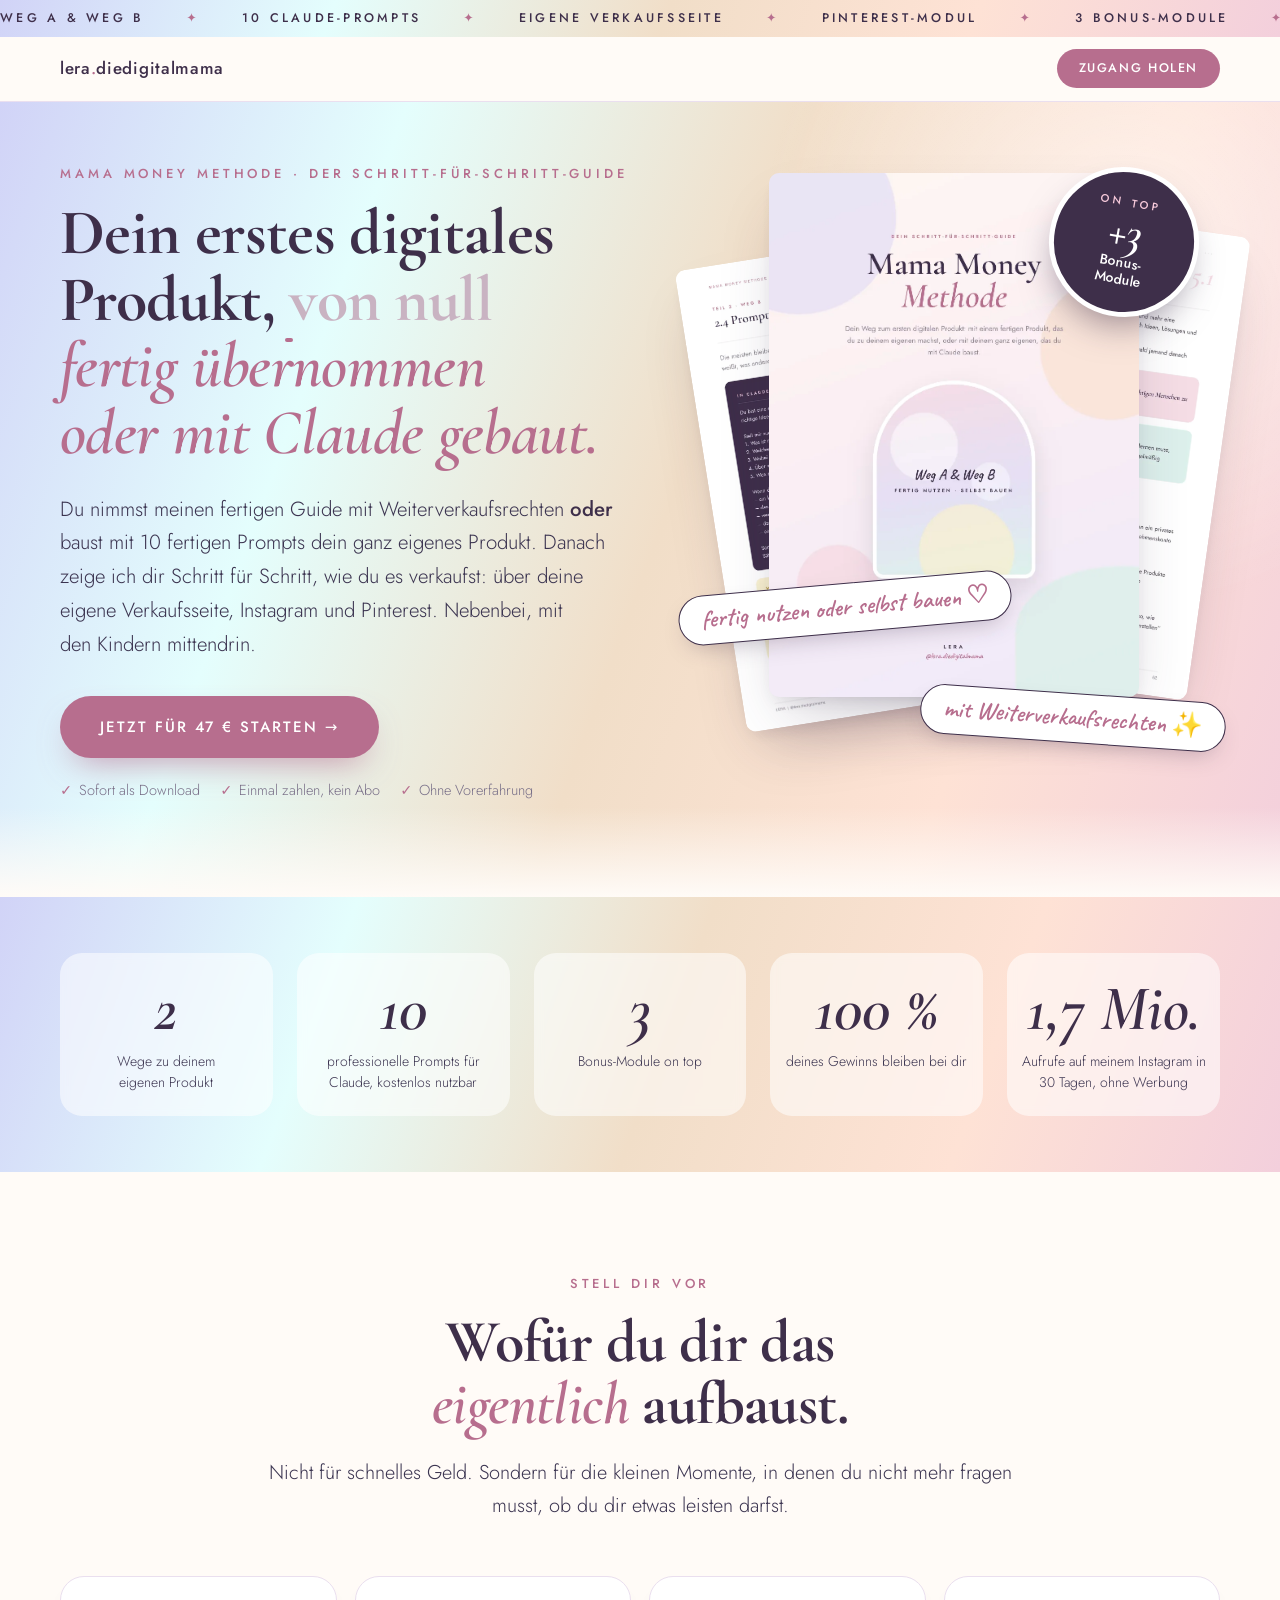
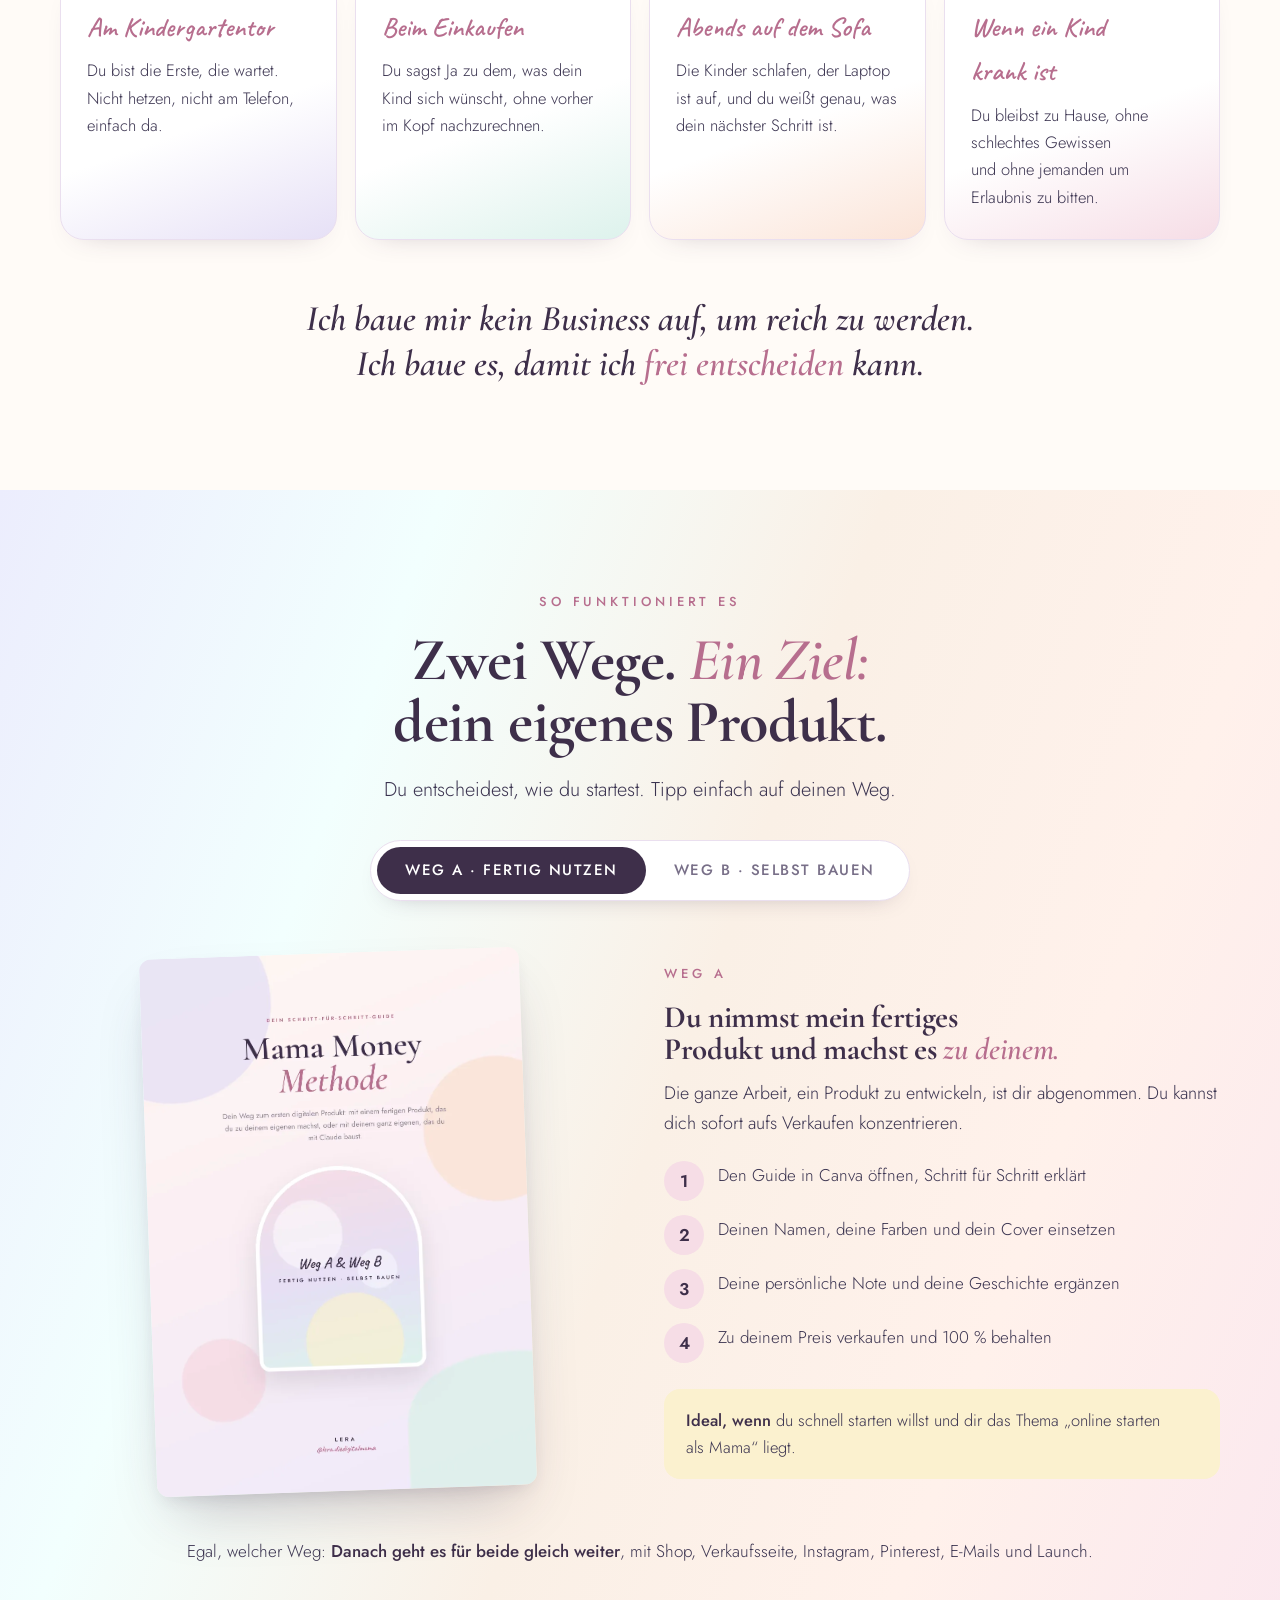
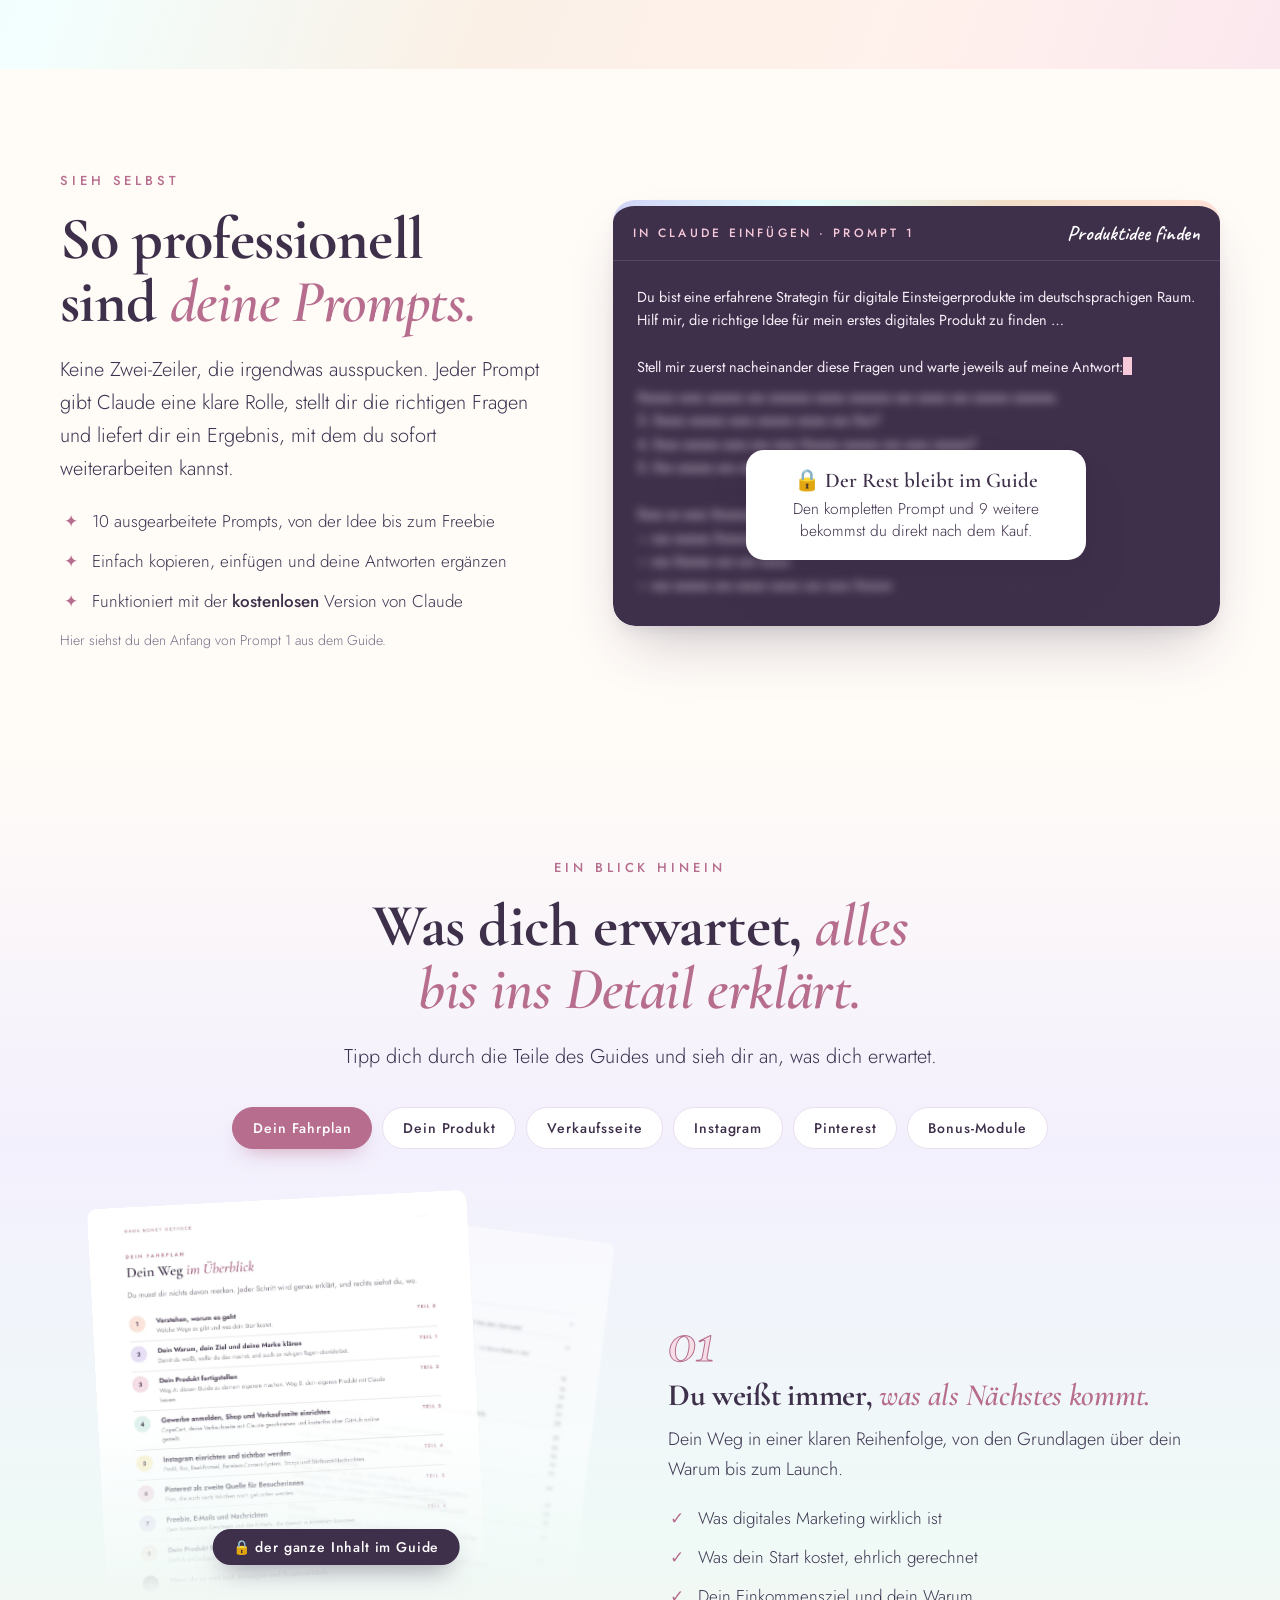
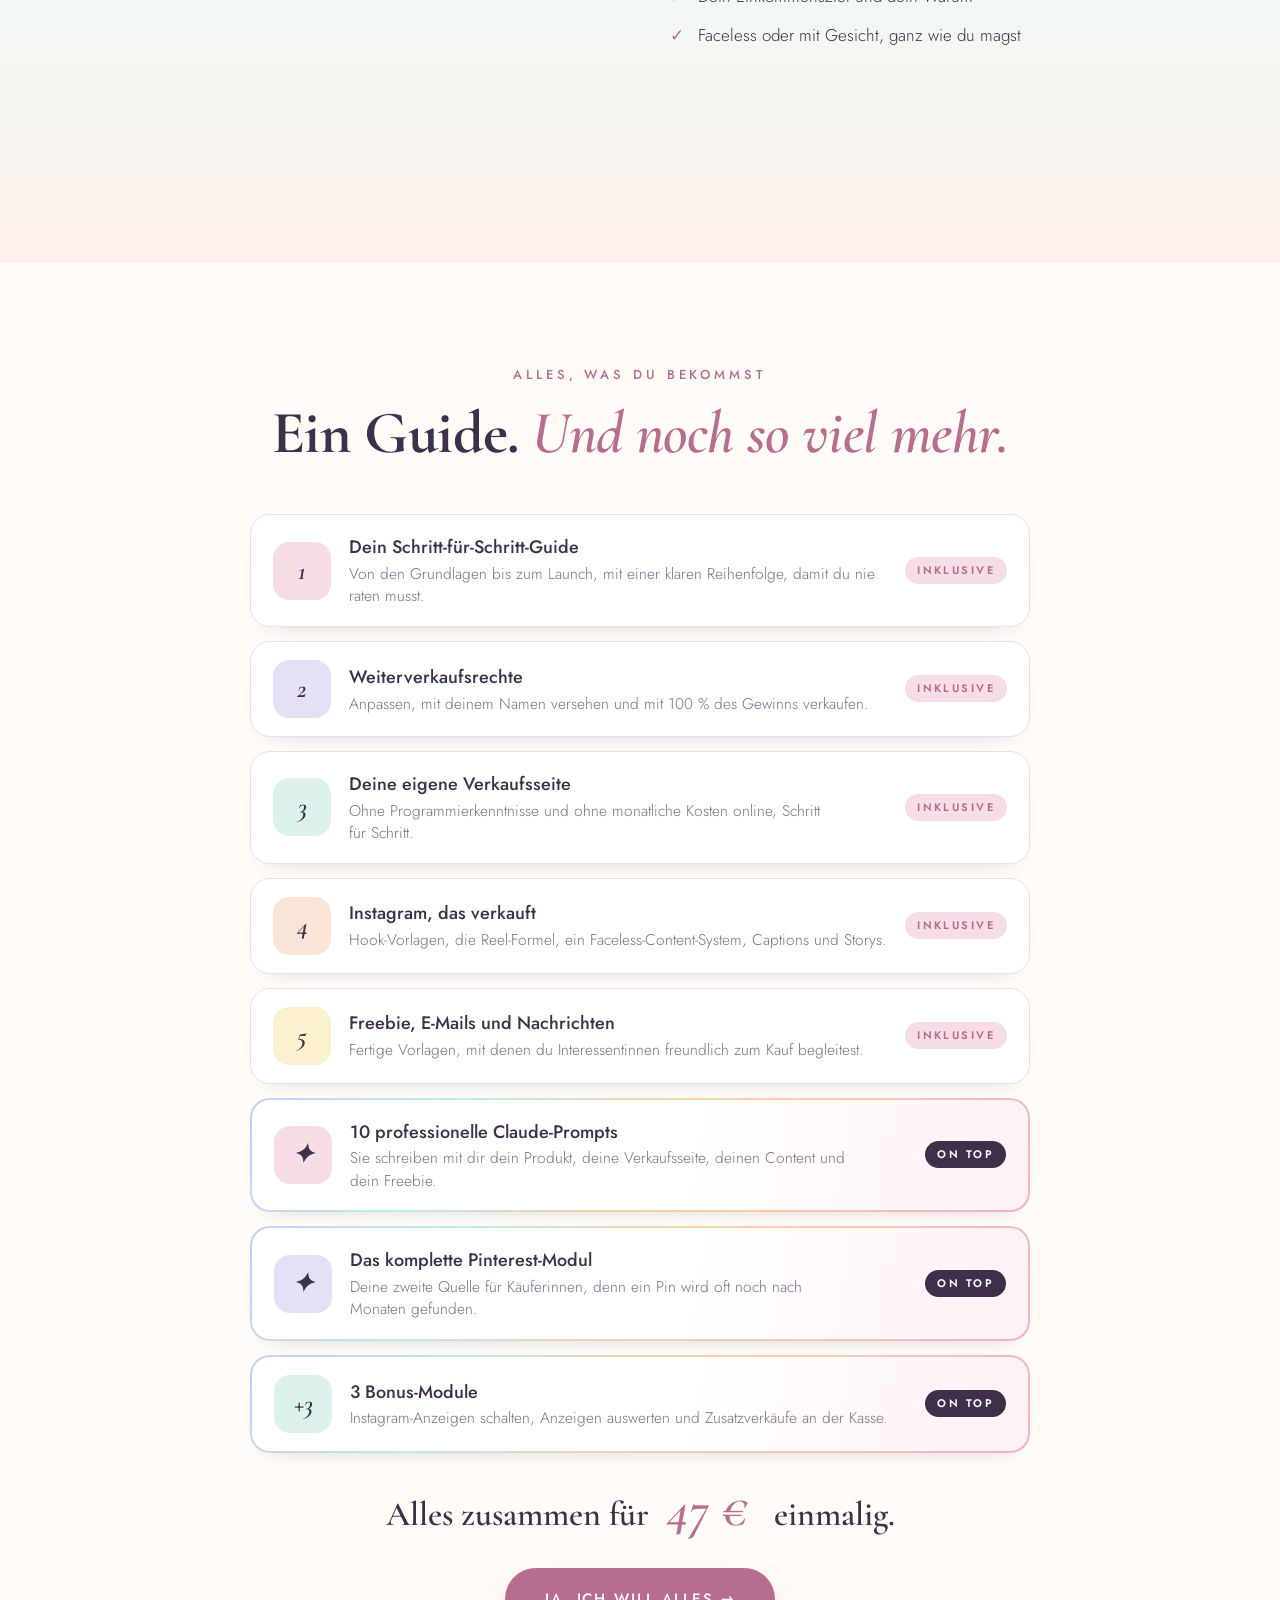
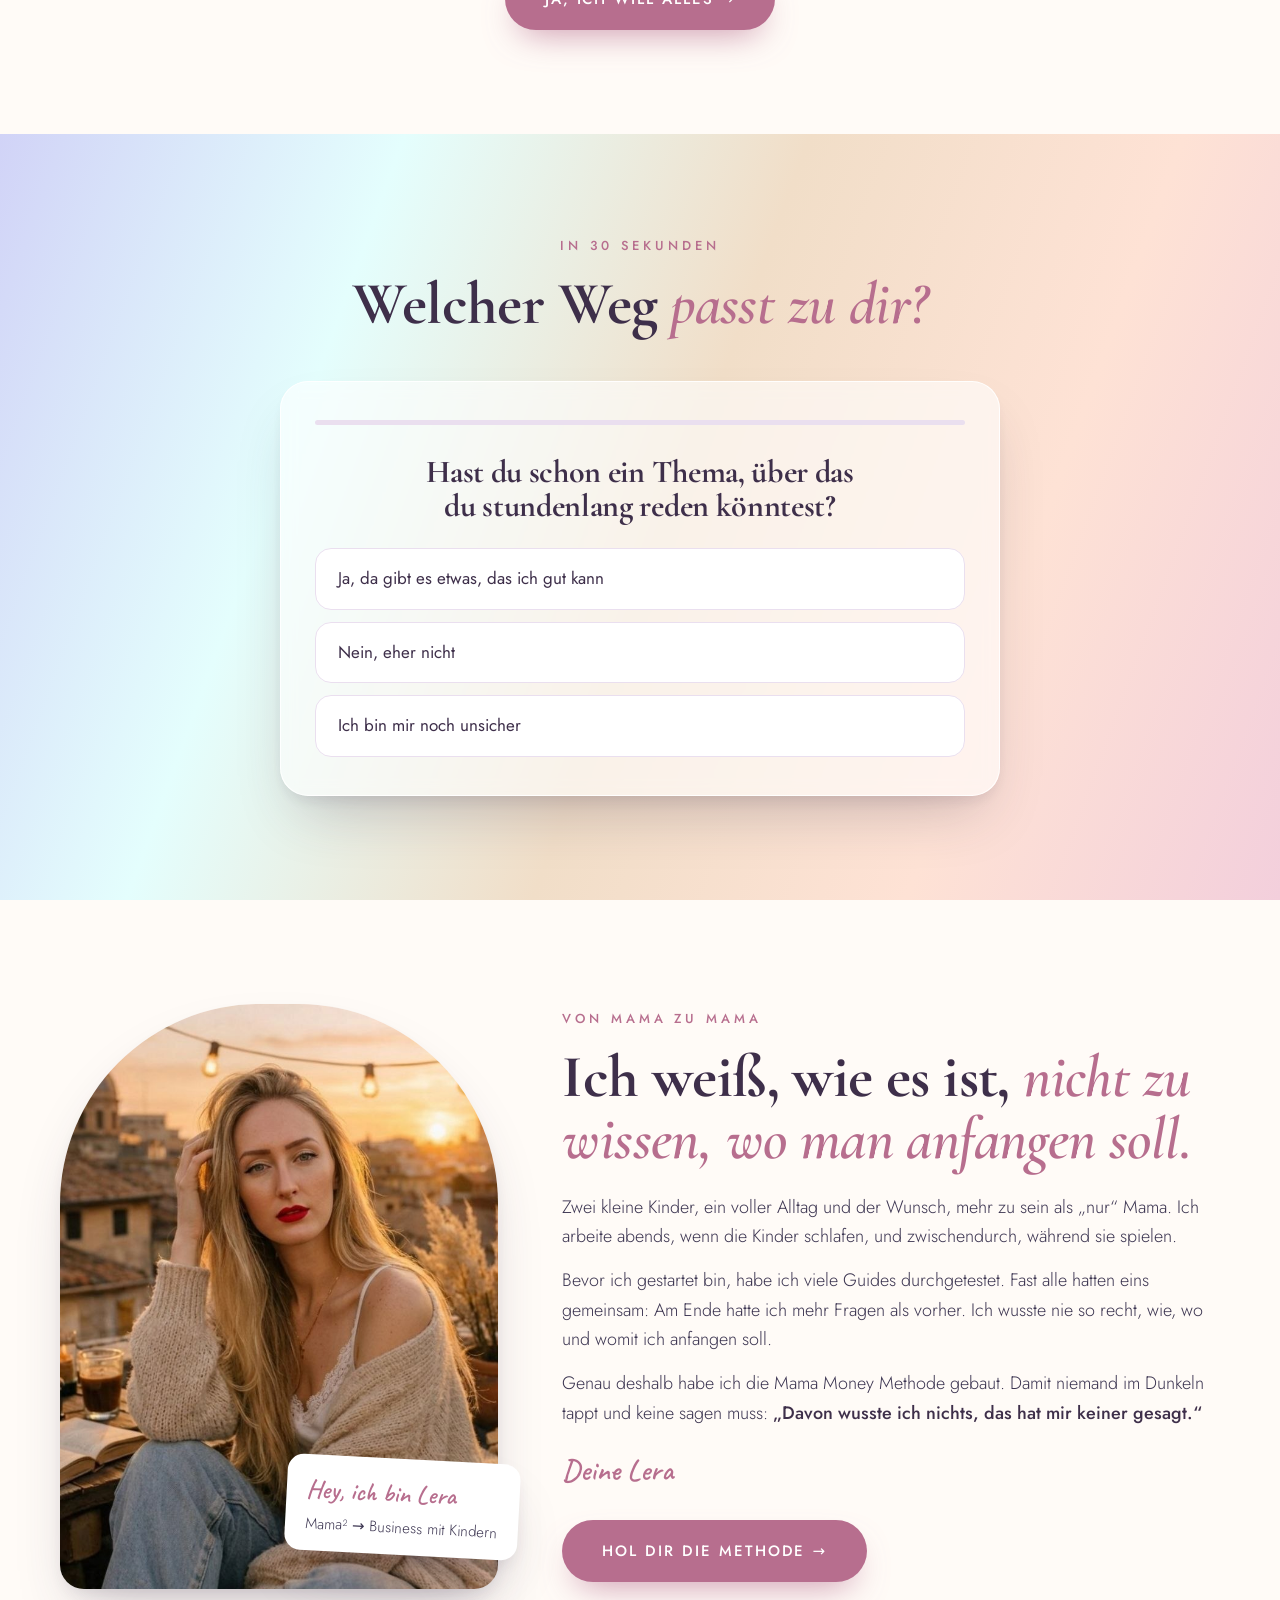
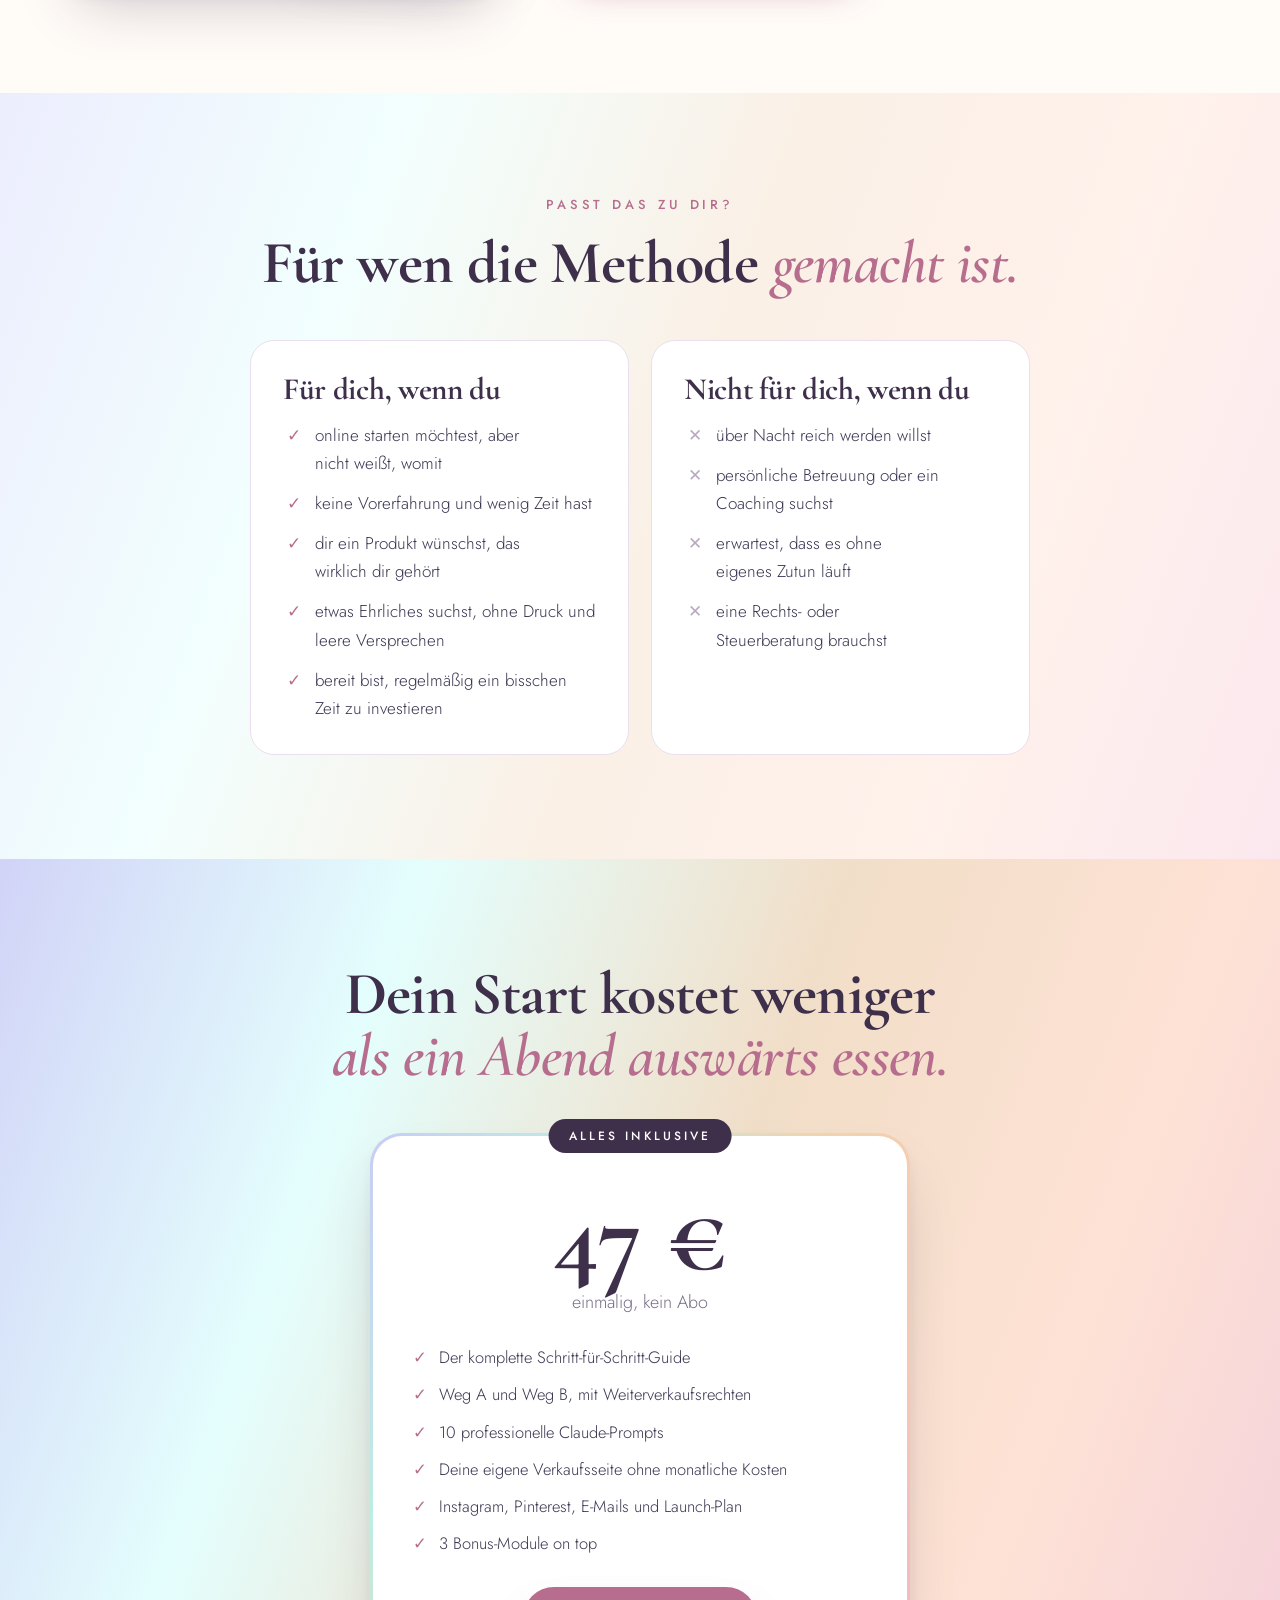
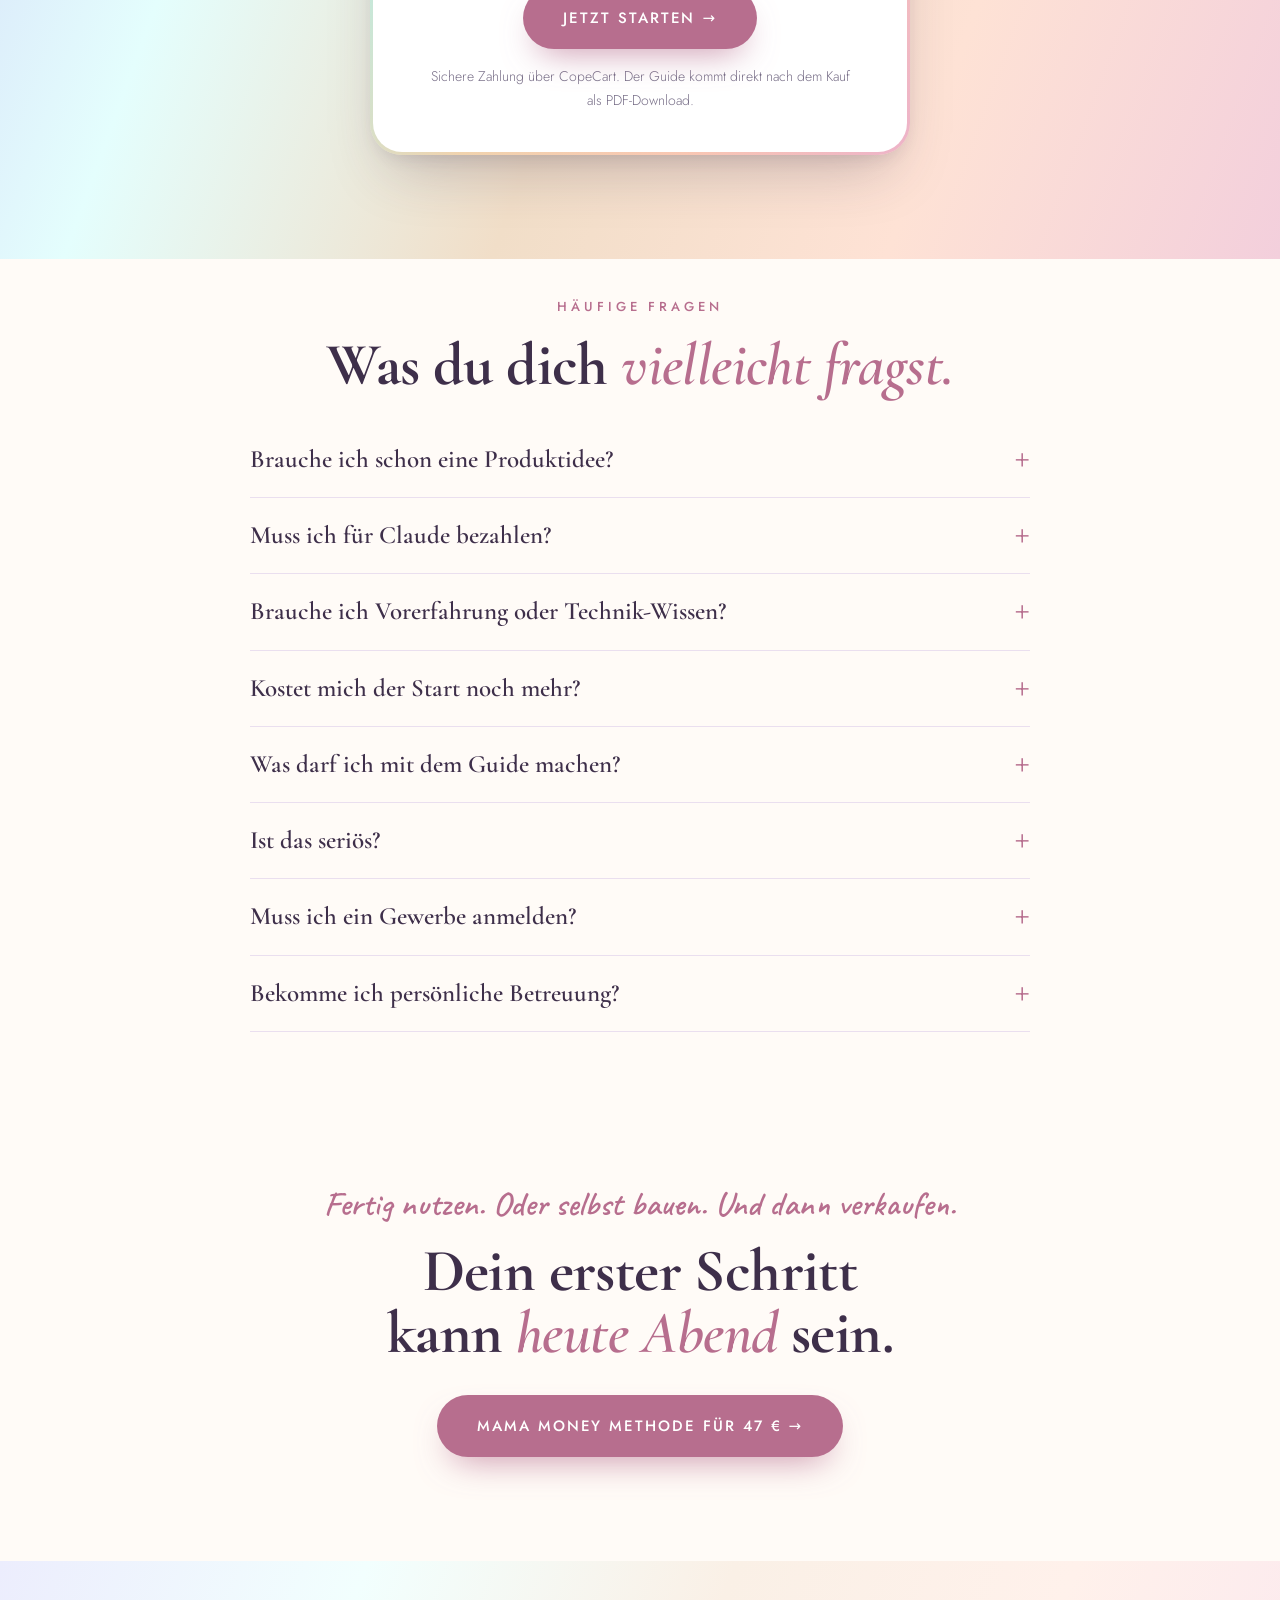
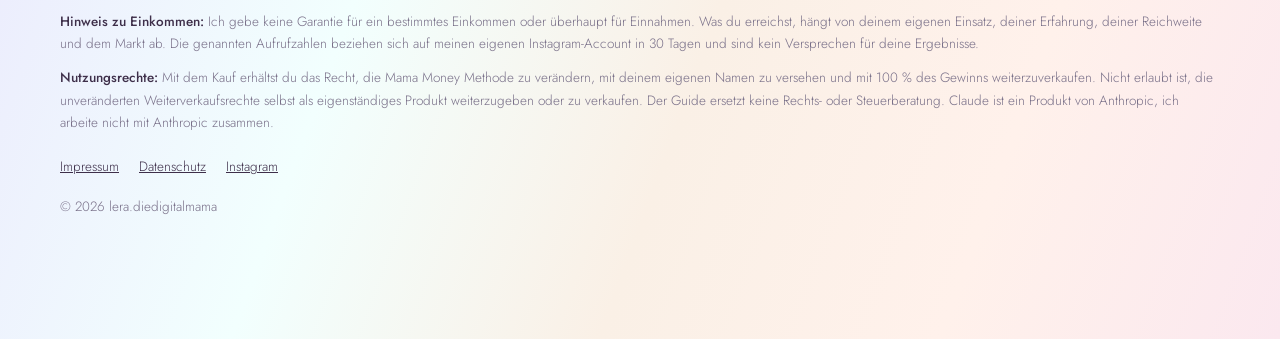
<file: index.html>
<!doctype html>
<html lang="de">
<head>
<meta charset="utf-8">
<meta name="viewport" content="width=device-width, initial-scale=1">
<title>lera.diedigitalmama | Mama Money Methode</title>
<meta name="description" content="Dein erstes digitales Produkt: fertig übernehmen oder mit Claude selbst bauen. Der Schritt-für-Schritt-Guide mit Weiterverkaufsrechten, 10 Claude-Prompts, Pinterest-Modul und 3 Bonus-Modulen. 47 € einmalig.">
<meta property="og:title" content="Mama Money Methode von lera.diedigitalmama">
<meta property="og:description" content="Fertig übernehmen oder mit Claude selbst bauen. Mit Weiterverkaufsrechten, 10 Claude-Prompts, Pinterest-Modul und 3 Bonus-Modulen. 47 € einmalig.">
<meta property="og:image" content="assets/mmm-thumbnail.png">
<link rel="icon" href="data:image/svg+xml,%3Csvg xmlns='http://www.w3.org/2000/svg' viewBox='0 0 100 100'%3E%3Ctext y='.9em' font-size='90'%3E%F0%9F%8E%80%3C/text%3E%3C/svg%3E">
<link rel="stylesheet" href="assets/fonts.css">
<style>
:root {
  --dunkel: #3E2F4A; --akzent: #B76E8E; --akzent-2: #A0587A; --hell: #FFFBF7; --hell-2: #FBF7FD;
  --text: #3B3450; --text-2: #786F88; --linie: #EADFEF;
  --lavendel: #E6E0F6; --rosa: #F6DDE6; --pfirsich: #FBE4D8; --mint: #DDF2EC; --butter: #FBF1CF;
  --serif: 'Cormorant Garamond', Georgia, serif; --sans: 'Jost', system-ui, sans-serif; --hand: 'Caveat', cursive;
  --regenbogen: linear-gradient(110deg, #D1D3F7 0%, #E4FEFD 26%, #F1DEC8 52%, #FEE2D5 76%, #F3CFDC 100%);
  --regenbogen-hell: linear-gradient(110deg, #ECEDFD 0%, #F2FFFE 26%, #FAF0E6 52%, #FFF1EB 76%, #FBE8EF 100%);
  --schatten: 0 30px 60px -20px rgba(62,47,74,.28), 0 8px 18px -8px rgba(62,47,74,.16);
}
* { box-sizing: border-box; margin: 0; padding: 0; }
html { scroll-behavior: smooth; }
body { background: var(--hell); color: var(--text); font: 300 18px/1.65 var(--sans); -webkit-font-smoothing: antialiased; overflow-x: hidden; }
img { max-width: 100%; height: auto; display: block; }
a { color: var(--akzent); }
.wrap { width: min(1160px, 100% - 32px); margin-inline: auto; }
.schmal { width: min(780px, 100% - 32px); margin-inline: auto; }
section { padding: 104px 0; position: relative; }
.mitte { text-align: center; }
h1, h2, h3 { font-family: var(--serif); color: var(--dunkel); font-weight: 700; line-height: 1.04; letter-spacing: -.01em; text-wrap: balance; }
h1 { font-size: clamp(42px, 5vw, 70px); }
h2 { font-size: clamp(36px, 4.8vw, 60px); }
h3 { font-size: clamp(25px, 2.6vw, 31px); }
h1 em, h2 em, h3 em { font-style: italic; font-weight: 600; color: var(--akzent); }
p, li { text-wrap: pretty; }
b, strong { font-weight: 500; color: var(--dunkel); }
.kicker { display: block; font: 500 13px/1.3 var(--sans); letter-spacing: .3em; text-transform: uppercase; color: var(--akzent); margin-bottom: 18px; text-wrap: balance; }
.hand { font-family: var(--hand); font-weight: 600; color: var(--akzent); }
.lead { font-size: 20px; }
.nw { white-space: nowrap; }

/* Laufband */
.laufband { background: var(--regenbogen); color: var(--dunkel); overflow: hidden; white-space: nowrap; font: 500 12.5px/1 var(--sans); letter-spacing: .26em; text-transform: uppercase; padding: 12px 0; }
.laufband div { display: inline-flex; gap: 42px; padding-right: 42px; animation: lauf 38s linear infinite; }
.laufband span::after { content: "✦"; margin-left: 42px; color: var(--akzent); }
@keyframes lauf { to { transform: translateX(-50%); } }

/* Kopf */
.kopf { position: sticky; top: 0; z-index: 30; background: rgba(255,251,247,.86); backdrop-filter: blur(12px); border-bottom: 1px solid var(--linie); }
.kopf .wrap { display: flex; align-items: center; justify-content: space-between; height: 64px; }
.marke { font: 500 17px/1 var(--sans); letter-spacing: .04em; color: var(--dunkel); text-decoration: none; }
.marke span { color: var(--akzent); }

/* Knöpfe */
.knopf { position: relative; overflow: hidden; display: inline-flex; align-items: center; justify-content: center; gap: 10px; background: var(--akzent); color: #fff; text-decoration: none; font: 500 15px/1.2 var(--sans); letter-spacing: .13em; text-transform: uppercase; padding: 22px 40px; border-radius: 999px; box-shadow: 0 16px 34px -14px rgba(183,110,142,.75); transition: transform .25s, box-shadow .25s, background .25s; text-align: center; border: 0; cursor: pointer; }
.knopf::after { content: ""; position: absolute; inset: 0; background: linear-gradient(110deg, transparent 30%, rgba(255,255,255,.45) 50%, transparent 70%); transform: translateX(-120%); animation: glanz 4.5s ease-in-out infinite; }
@keyframes glanz { 0%, 60% { transform: translateX(-120%); } 85%, 100% { transform: translateX(120%); } }
.knopf:hover { transform: translateY(-3px); background: var(--akzent-2); box-shadow: 0 22px 40px -14px rgba(183,110,142,.85); }
.knopf.klein { padding: 12px 22px; font-size: 12.5px; box-shadow: none; }
.knopf.klein::after { display: none; }
.vertrauen { display: flex; flex-wrap: wrap; gap: 8px 20px; margin-top: 20px; font-size: 14.5px; color: var(--text-2); }
.vertrauen span::before { content: "✓"; color: var(--akzent); font-weight: 600; margin-right: 7px; }

/* Held */
.held { padding: 64px 0 96px; background: radial-gradient(520px 520px at 88% 18%, rgba(255,255,255,.55) 0%, transparent 70%), var(--regenbogen); overflow: hidden; }
.held::after { content: ""; position: absolute; left: 0; right: 0; bottom: 0; height: 90px; background: linear-gradient(180deg, transparent, var(--hell)); pointer-events: none; }
.held .wrap { position: relative; z-index: 1; }
.held .wrap { display: grid; grid-template-columns: 1.05fr .95fr; gap: 40px; align-items: center; }
.held h1 s { text-decoration: none; position: relative; color: #C9B3C2; font-style: normal; }
.held h1 s::after { content: ""; position: absolute; left: -4px; right: -4px; top: 54%; height: 4px; background: var(--akzent); border-radius: 4px; transform: scaleX(0); transform-origin: left; animation: streich .7s .6s ease forwards; }
@keyframes streich { to { transform: scaleX(1); } }
.held .unter { font-size: clamp(19px, 1.6vw, 21px); margin-top: 26px; max-width: 560px; }
.held .knopf { margin-top: 34px; }
.held-bild { position: relative; height: 620px; }
.held-bild .seite { position: absolute; width: 330px; border-radius: 10px; box-shadow: var(--schatten); background: #fff; transition: transform .6s cubic-bezier(.2,.8,.2,1); }
.held-bild .s1 { left: 4%; top: 70px; transform: rotate(-9deg); }
.held-bild .s2 { right: 0; top: 40px; transform: rotate(8deg); }
.held-bild .s3 { left: 50%; top: 0; width: 370px; transform: translateX(-50%); z-index: 2; }
.held-bild:hover .s1 { transform: rotate(-13deg) translateX(-24px); }
.held-bild:hover .s2 { transform: rotate(12deg) translateX(24px); }
.sticker { position: absolute; z-index: 3; background: #fff; border: 1.5px solid var(--dunkel); border-radius: 999px; padding: 10px 22px; font: 600 25px/1.1 var(--hand); color: var(--akzent); box-shadow: 0 10px 24px -10px rgba(62,47,74,.35); white-space: nowrap; animation: schweben 5s ease-in-out infinite; }
.sticker.a { left: -10px; top: 410px; transform: rotate(-5deg); }
.sticker.b { right: -6px; top: 520px; transform: rotate(4deg); animation-delay: -2.5s; }
.siegel { position: absolute; z-index: 4; right: 4%; top: -6px; width: 150px; height: 150px; border-radius: 50%; background: var(--dunkel); color: #fff; border: 5px solid #fff; display: flex; flex-direction: column; align-items: center; justify-content: center; text-align: center; box-shadow: 0 18px 36px -12px rgba(62,47,74,.55); transform: rotate(10deg); animation: dreh 14s linear infinite; }
.siegel small { font: 500 11px/1 var(--sans); letter-spacing: .3em; color: #F6C9DA; }
.siegel b { color: #fff; font: italic 600 46px/1 var(--serif); }
.siegel span { font: 500 14px/1.15 var(--sans); }
@keyframes schweben { 50% { translate: 0 -8px; } }
@keyframes dreh { 0%, 100% { rotate: 0deg; } 50% { rotate: -8deg; } }

/* Zahlen */
.zahlen { background: var(--regenbogen); color: var(--dunkel); padding: 56px 0; }
.zahlen .wrap { display: grid; grid-template-columns: repeat(5, 1fr); gap: 24px; text-align: center; }
.zahlen b { display: block; color: var(--dunkel); font: italic 600 clamp(44px, 5vw, 64px)/1 var(--serif); }
.zahlen span { display: block; margin-top: 10px; font-size: 14px; line-height: 1.45; color: var(--text); }
.zahlen .wrap > div { background: rgba(255,255,255,.55); border-radius: 22px; padding: 24px 12px; backdrop-filter: blur(4px); }

/* Wunsch */
.wunsch-liste { display: grid; grid-template-columns: repeat(4, 1fr); gap: 18px; margin-top: 54px; }
.karte { background: #fff; border: 1px solid var(--linie); border-radius: 24px; padding: 28px 26px; box-shadow: 0 12px 30px -22px rgba(62,47,74,.35); transition: transform .3s, box-shadow .3s; }
.karte:hover { transform: translateY(-6px); box-shadow: var(--schatten); }
.wunsch-liste .karte:nth-child(1) { background: linear-gradient(160deg, #fff 55%, var(--lavendel)); }
.wunsch-liste .karte:nth-child(2) { background: linear-gradient(160deg, #fff 55%, var(--mint)); }
.wunsch-liste .karte:nth-child(3) { background: linear-gradient(160deg, #fff 55%, var(--pfirsich)); }
.wunsch-liste .karte:nth-child(4) { background: linear-gradient(160deg, #fff 55%, var(--rosa)); }
.karte .hand { font-size: 27px; display: block; margin-bottom: 8px; }
.karte p { font-size: 16.5px; }
.zitat-gross { margin: 56px auto 0; max-width: 760px; text-align: center; font: italic 600 clamp(27px, 3vw, 36px)/1.25 var(--serif); color: var(--dunkel); text-wrap: balance; }
.zitat-gross em { color: var(--akzent); }

/* Wege-Umschalter */
.wege { background: var(--regenbogen-hell); }
.schalter { display: inline-flex; background: #fff; border: 1px solid var(--linie); border-radius: 999px; padding: 6px; margin-top: 34px; box-shadow: 0 10px 26px -18px rgba(62,47,74,.4); }
.schalter button { border: 0; background: transparent; font: 500 15px/1 var(--sans); letter-spacing: .1em; text-transform: uppercase; color: var(--text-2); padding: 16px 28px; border-radius: 999px; cursor: pointer; transition: background .3s, color .3s; }
.schalter button[aria-selected="true"] { background: var(--dunkel); color: #fff; }
.weg-feld { display: none; grid-template-columns: 1fr 1fr; gap: 48px; align-items: center; margin-top: 52px; text-align: left; }
.weg-feld.aktiv { display: grid; animation: auf .5s ease; }
@keyframes auf { from { opacity: 0; transform: translateY(14px); } }
.weg-bild { position: relative; justify-self: center; width: 100%; max-width: 380px; }
.weg-bild .schloss { right: -10px; bottom: 40px; }
.weg-feld img.ausblenden { filter: blur(.9px); -webkit-mask-image: linear-gradient(180deg, #000 40%, transparent 78%); mask-image: linear-gradient(180deg, #000 40%, transparent 78%); box-shadow: none; }
.weg-feld img { width: 100%; max-width: 380px; justify-self: center; border-radius: 12px; box-shadow: var(--schatten); transform: rotate(-2deg); }
.weg-feld h3 { margin-bottom: 14px; }
.schritte { list-style: none; counter-reset: s; margin-top: 22px; display: grid; gap: 14px; }
.schritte li { counter-increment: s; display: grid; grid-template-columns: 40px 1fr; gap: 14px; align-items: start; font-size: 17px; }
.schritte li::before { content: counter(s); width: 40px; height: 40px; border-radius: 50%; background: var(--rosa); color: var(--dunkel); font: 600 17px/40px var(--sans); text-align: center; }
.weg-feld.b .schritte li::before { background: var(--lavendel); }
.ziel { margin-top: 26px; padding: 18px 22px; border-radius: 16px; background: var(--butter); font-size: 16.5px; }

/* Prompt-Demo */
.demo .wrap { display: grid; grid-template-columns: .9fr 1.1fr; gap: 56px; align-items: center; }
.terminal { background: var(--dunkel); border-radius: 22px; box-shadow: var(--schatten); overflow: hidden; }
.terminal { border-top: 6px solid transparent; background: linear-gradient(var(--dunkel), var(--dunkel)) padding-box, var(--regenbogen) border-box; }
.terminal .leiste { display: flex; align-items: center; justify-content: space-between; padding: 14px 20px; border-bottom: 1px solid rgba(255,255,255,.12); font: 500 12px/1 var(--sans); letter-spacing: .26em; text-transform: uppercase; color: #F6C9DA; }
.terminal .leiste i { font: 600 21px var(--hand); letter-spacing: 0; text-transform: none; color: #fff; font-style: normal; }
.terminal pre { margin: 0; padding: 24px 24px 30px; min-height: 420px; font: 400 14.5px/1.62 var(--sans); color: #F4EEF7; white-space: pre-wrap; }
.terminal pre.kurz { min-height: 0; padding-bottom: 6px; }
.verdeckt { position: relative; padding: 0 24px 30px; }
.verdeckt p { font: 400 14.5px/1.62 var(--sans); color: #F4EEF7; filter: blur(5px); user-select: none; }
.schloss-karte { position: absolute; left: 50%; top: 50%; transform: translate(-50%, -50%); background: #fff; color: var(--dunkel); border-radius: 18px; padding: 18px 22px; text-align: center; box-shadow: var(--schatten); width: min(340px, 86%); font-size: 15.5px; line-height: 1.45; }
.schloss-karte b { display: block; font: 600 21px/1.2 var(--serif); margin-bottom: 4px; }
.schloss { position: absolute; z-index: 3; background: var(--dunkel); color: #fff; border-radius: 999px; padding: 11px 20px; font: 500 14px/1 var(--sans); letter-spacing: .06em; box-shadow: 0 12px 26px -10px rgba(62,47,74,.6); white-space: nowrap; }
.terminal pre .cursor { display: inline-block; width: 9px; height: 18px; background: #F6C9DA; vertical-align: -3px; animation: blink 1s steps(1) infinite; }
@keyframes blink { 50% { opacity: 0; } }
.hinweis-klein { font-size: 14px; color: var(--text-2); margin-top: 14px; }
.punkte { list-style: none; margin-top: 22px; display: grid; gap: 12px; }
.punkte li { padding-left: 32px; position: relative; font-size: 17px; }
.punkte li::before { content: "✦"; position: absolute; left: 4px; top: 0; color: var(--akzent); }

/* Blick hinein */
.blick { background: linear-gradient(180deg, var(--hell) 0%, #F3F0FD 35%, #EFFAF7 70%, #FDF1EA 100%); }
.reiter { display: flex; flex-wrap: wrap; justify-content: center; gap: 10px; margin-top: 34px; }
.reiter button { border: 1px solid var(--linie); background: #fff; color: var(--dunkel); font: 500 14px/1 var(--sans); letter-spacing: .06em; padding: 13px 20px; border-radius: 999px; cursor: pointer; transition: all .25s; }
.reiter button:hover { border-color: var(--akzent); }
.reiter button[aria-selected="true"] { background: var(--akzent); border-color: var(--akzent); color: #fff; box-shadow: 0 10px 22px -12px rgba(183,110,142,.8); }
.buehne { display: grid; grid-template-columns: 1fr 1fr; gap: 56px; align-items: center; margin-top: 50px; }
.buehne .bild { position: relative; height: 560px; }
.buehne .bild img { position: absolute; width: 380px; left: 50%; top: 0; border-radius: 10px; box-shadow: var(--schatten); transition: opacity .45s, transform .6s cubic-bezier(.2,.8,.2,1); }
.buehne .bild img.hinten { transform: translateX(-30%) rotate(7deg) scale(.92); opacity: .55; }
.buehne .bild img { filter: blur(.7px); -webkit-mask-image: linear-gradient(180deg, #000 38%, transparent 72%); mask-image: linear-gradient(180deg, #000 38%, transparent 72%); }
.buehne .bild img.vorn { box-shadow: none; filter: blur(.7px) drop-shadow(0 24px 30px rgba(62,47,74,.18)); }
.buehne .bild img.hinten { box-shadow: none; filter: blur(2px); }
.buehne .bild .schloss { left: 50%; top: 330px; bottom: auto; transform: translateX(-50%); }
.buehne .bild img.vorn { transform: translateX(-62%) rotate(-3deg); z-index: 2; }
.buehne .text { transition: opacity .3s; }
.buehne .text.weg { opacity: 0; }
.buehne .nr { font: italic 600 64px/1 var(--serif); color: var(--rosa); -webkit-text-stroke: 1px var(--akzent); }
.buehne ul { list-style: none; margin-top: 20px; display: grid; gap: 11px; }
.buehne li { padding-left: 30px; position: relative; font-size: 17px; }
.buehne li::before { content: "✓"; position: absolute; left: 2px; color: var(--akzent); font-weight: 600; }

/* Stapel */
.stapel { display: grid; gap: 14px; margin-top: 50px; text-align: left; }
.posten { display: grid; grid-template-columns: 58px 1fr auto; gap: 18px; align-items: center; background: #fff; border: 1px solid var(--linie); border-radius: 20px; padding: 18px 22px; box-shadow: 0 10px 24px -20px rgba(62,47,74,.4); }
.posten .ic { width: 58px; height: 58px; border-radius: 16px; display: grid; place-items: center; font: italic 600 26px/1 var(--serif); color: var(--dunkel); }
.posten b { display: block; font-size: 18px; }
.posten span { display: block; font-size: 15.5px; color: var(--text-2); line-height: 1.45; }
.posten .tag { font: 600 11px/1 var(--sans); letter-spacing: .22em; text-transform: uppercase; color: var(--akzent); background: var(--rosa); padding: 8px 12px; border-radius: 999px; white-space: nowrap; }
.posten.top { background: linear-gradient(100deg, #fff 55%, #FDF1F5 100%) padding-box, linear-gradient(120deg, #C9CCF5, #BDEDE4, #F1D3AE, #F9C7B3, #EDB3C9) border-box; border: 2px solid transparent; }
.posten.top .tag { background: var(--dunkel); color: #fff; }
.summe { margin-top: 26px; display: flex; flex-wrap: wrap; gap: 8px 18px; align-items: baseline; justify-content: center; font: 600 clamp(26px, 3vw, 34px)/1.2 var(--serif); color: var(--dunkel); }
.summe em { color: var(--akzent); font-size: 1.5em; }

/* Quiz */
.quiz { background: var(--regenbogen); color: var(--text); }
.quiz h2, .quiz h3 { color: var(--dunkel); }
.quiz h2 em { color: var(--akzent); }
.quiz .kicker { color: var(--akzent); }
.quiz-karte { max-width: 720px; margin: 46px auto 0; background: rgba(255,255,255,.6); border: 1px solid rgba(255,255,255,.9); box-shadow: var(--schatten); backdrop-filter: blur(8px); border-radius: 28px; padding: 38px 34px; text-align: center; }
.fortschritt { height: 5px; background: var(--linie); border-radius: 9px; overflow: hidden; margin-bottom: 30px; }
.fortschritt i { display: block; height: 100%; width: 0; background: var(--akzent); transition: width .45s; }
.frage { display: none; }
.frage.aktiv { display: block; animation: auf .45s ease; }
.frage h3 { font-size: clamp(25px, 2.8vw, 32px); margin-bottom: 26px; }
.antworten { display: grid; gap: 12px; }
.antworten button { background: #fff; color: var(--dunkel); border: 1px solid var(--linie); border-radius: 16px; padding: 18px 22px; font: 400 17px/1.4 var(--sans); cursor: pointer; text-align: left; transition: transform .2s, background .2s; }
.antworten button:hover { transform: translateX(6px); background: var(--rosa); }
.ergebnis .gross { font: italic 600 clamp(40px, 5vw, 58px)/1 var(--serif); color: var(--akzent); display: block; margin: 6px 0 16px; }
.ergebnis p { max-width: 560px; margin: 0 auto 26px; }
.nochmal { background: none; border: 0; color: var(--akzent); text-decoration: underline; cursor: pointer; font: 400 15px var(--sans); margin-top: 18px; }

/* Über mich */
.ueber .wrap { display: grid; grid-template-columns: .8fr 1.2fr; gap: 64px; align-items: center; }
.foto { position: relative; }
.foto img { border-radius: 200px 200px 24px 24px; box-shadow: var(--schatten); aspect-ratio: 3 / 4; object-fit: cover; }
.foto .zettel { position: absolute; right: -20px; bottom: 34px; background: #fff; padding: 14px 20px; border-radius: 16px; box-shadow: var(--schatten); font-size: 15px; transform: rotate(3deg); }
.foto .zettel .hand { display: block; font-size: 26px; }
.ueber p + p { margin-top: 14px; }

/* Für wen */
.fuer { display: grid; grid-template-columns: 1fr 1fr; gap: 22px; margin-top: 46px; text-align: left; }
.fuer > div { background: #fff; border: 1px solid var(--linie); border-radius: 24px; padding: 32px; }
.fuer ul { list-style: none; margin-top: 16px; display: grid; gap: 12px; }
.fuer li { padding-left: 32px; position: relative; font-size: 17px; }
.fuer .ja li::before { content: "✓"; position: absolute; left: 4px; color: var(--akzent); font-weight: 600; }
.fuer .nein li::before { content: "✕"; position: absolute; left: 4px; color: #B9A9BF; }

/* Preis */
.preis { background: var(--regenbogen); }
.preis-karte { position: relative; max-width: 540px; margin: 46px auto 0; background: linear-gradient(#fff, #fff) padding-box, linear-gradient(120deg, #C9CCF5, #BDEDE4, #F1D3AE, #F9C7B3, #EDB3C9) border-box; border: 3px solid transparent; border-radius: 32px; padding: 48px 36px 40px; box-shadow: var(--schatten); text-align: center; }
.preis-karte .band-oben { position: absolute; top: -17px; left: 50%; transform: translateX(-50%); background: var(--dunkel); color: #fff; font: 500 12px/1 var(--sans); letter-spacing: .26em; text-transform: uppercase; padding: 11px 20px; border-radius: 999px; white-space: nowrap; }
.betrag { font: 700 104px/1 var(--serif); color: var(--dunkel); }
.einmal { color: var(--text-2); margin-bottom: 26px; }
.preis-karte ul { list-style: none; text-align: left; display: grid; gap: 10px; margin: 0 0 30px; }
.preis-karte li { padding-left: 30px; position: relative; font-size: 16.5px; }
.preis-karte li::before { content: "✓"; position: absolute; left: 4px; color: var(--akzent); font-weight: 600; }
.preis-karte .klein-text { font-size: 14px; color: var(--text-2); margin-top: 16px; }

/* Fragen */
details { border-bottom: 1px solid var(--linie); padding: 22px 0; }
summary { cursor: pointer; list-style: none; font: 600 clamp(21px, 2.1vw, 25px)/1.25 var(--serif); color: var(--dunkel); display: flex; justify-content: space-between; gap: 18px; text-wrap: balance; }
summary::after { content: "+"; font: 300 28px/1 var(--sans); color: var(--akzent); transition: transform .3s; }
details[open] summary::after { transform: rotate(45deg); }
details p { margin-top: 12px; font-size: 17px; }

/* Schluss & Fuß */
.schluss { text-align: center; padding-top: 40px; }
.schluss .hand { font-size: 34px; display: block; margin-bottom: 8px; }
.fuss { background: var(--regenbogen-hell); padding: 50px 0 120px; font-size: 13.5px; color: var(--text-2); }
.fuss p + p { margin-top: 12px; }
.fuss nav { display: flex; flex-wrap: wrap; gap: 20px; margin-top: 22px; }
.fuss nav a { color: var(--dunkel); }
.mobil-knopf { display: none; }

/* Auftauchen */
.zeigen { opacity: 0; transform: translateY(26px); transition: opacity .8s ease, transform .8s cubic-bezier(.2,.8,.2,1); }
.zeigen.da { opacity: 1; transform: none; }
@media (prefers-reduced-motion: reduce) {
  *, *::before, *::after { animation: none !important; transition: none !important; }
  .zeigen { opacity: 1; transform: none; }
}

/* Handy */
@media (max-width: 980px) {
  section { padding: 76px 0; }
  .held .wrap, .demo .wrap, .ueber .wrap, .weg-feld.aktiv, .buehne { grid-template-columns: 1fr; }
  .held-bild { height: 470px; margin-top: 10px; }
  .held-bild .seite { width: 230px; }
  .held-bild .s3 { width: 262px; }
  .held-bild .s1 { left: 0; top: 60px; }
  .held-bild .s2 { right: 0; top: 50px; }
  .sticker { font-size: 21px; padding: 8px 16px; }
  .sticker.a { left: 0; top: 330px; }
  .sticker.b { right: 0; top: 400px; }
  .siegel { width: 112px; height: 112px; right: 0; top: -10px; }
  .siegel b { font-size: 34px; } .siegel span { font-size: 12px; } .siegel small { font-size: 9px; }
  .zahlen .wrap { grid-template-columns: repeat(2, 1fr); }
  .zahlen .wrap > div:last-child { grid-column: 1 / -1; }
  .wunsch-liste { grid-template-columns: 1fr 1fr; }
  .buehne .bild { height: 430px; order: -1; }
  .buehne .bild img { width: 270px; }
  .buehne .bild .schloss { top: 230px; }
  .foto { max-width: 380px; margin: 0 auto; }
  .foto .zettel { right: 0; }
  .fuer { grid-template-columns: 1fr; }
  .terminal pre { min-height: 380px; font-size: 13.5px; }
}
@media (max-width: 600px) {
  body { font-size: 17px; }
  .lead { font-size: 18px; }
  .knopf { padding: 19px 26px; font-size: 14px; width: 100%; }
  .kopf .knopf { width: auto; }
  .wunsch-liste { grid-template-columns: 1fr; }
  .schalter button { padding: 14px 18px; font-size: 13px; }
  .posten { grid-template-columns: 48px 1fr; padding: 16px; }
  .posten .ic { width: 48px; height: 48px; font-size: 22px; }
  .posten .tag { grid-column: 2; justify-self: start; }
  .quiz-karte { padding: 28px 20px; }
  .betrag { font-size: 84px; }
  .mobil-knopf { display: block; position: fixed; left: 12px; right: 12px; bottom: 12px; z-index: 40; transform: translateY(140%); transition: transform .35s; }
  .mobil-knopf.da { transform: none; }
  .mobil-knopf .knopf { box-shadow: 0 14px 30px -10px rgba(62,47,74,.5); }
}
</style>
</head>
<body>

<div class="laufband" aria-hidden="true"><div>
  <span>Weg A &amp; Weg B</span><span>10 Claude-Prompts</span><span>Eigene Verkaufsseite</span><span>Pinterest-Modul</span><span>3 Bonus-Module</span><span>Weiterverkaufsrechte</span><span>47 € einmalig</span>
  <span>Weg A &amp; Weg B</span><span>10 Claude-Prompts</span><span>Eigene Verkaufsseite</span><span>Pinterest-Modul</span><span>3 Bonus-Module</span><span>Weiterverkaufsrechte</span><span>47 € einmalig</span>
</div></div>

<header class="kopf">
  <div class="wrap">
    <a class="marke" href="#">lera<span>.</span>diedigitalmama</a>
    <a class="knopf klein" href="https://copecart.com/products/60befb55/checkout">Zugang holen</a>
  </div>
</header>

<main>

<!-- Held -->
<section class="held">
  <div class="wrap">
    <div>
      <span class="kicker">Mama Money Methode · der Schritt-für-Schritt-Guide</span>
      <h1>Dein erstes digitales Produkt, <s>von null</s> <em>fertig übernommen oder mit Claude gebaut.</em></h1>
      <p class="unter">Du nimmst meinen fertigen Guide mit Weiterverkaufsrechten <b>oder</b> baust mit 10 fertigen Prompts dein ganz eigenes Produkt. Danach zeige ich dir Schritt für Schritt, wie du es verkaufst: über deine eigene Verkaufsseite, Instagram und Pinterest. Nebenbei, mit den Kindern mittendrin.</p>
      <a class="knopf" href="https://copecart.com/products/60befb55/checkout">Jetzt für 47&nbsp;€ starten &rarr;</a>
      <div class="vertrauen"><span>Sofort als Download</span><span>Einmal zahlen, kein Abo</span><span>Ohne Vorerfahrung</span></div>
    </div>
    <div class="held-bild" aria-label="Echte Seiten aus dem Guide">
      <img class="seite s1" src="assets/mmm-prompt.webp" alt="Innenseite: Prompt 1, deine Produktidee" width="909" height="1287">
      <img class="seite s2" src="assets/mmm-pinterest.webp" alt="Innenseite: Warum Pinterest" width="909" height="1287">
      <img class="seite s3" src="assets/mmm-cover.webp" alt="Titelseite der Mama Money Methode" width="909" height="1287">
      <div class="siegel"><small>ON TOP</small><b>+3</b><span>Bonus-<br>Module</span></div>
      <span class="sticker a">fertig nutzen oder selbst bauen ♡</span>
      <span class="sticker b">mit Weiterverkaufsrechten ✨</span>
    </div>
  </div>
</section>

<!-- Zahlen -->
<section class="zahlen" aria-label="Auf einen Blick">
  <div class="wrap">
    <div><b data-zahl="2">0</b><span>Wege zu deinem eigenen Produkt</span></div>
    <div><b data-zahl="10">0</b><span>professionelle Prompts für Claude, kostenlos nutzbar</span></div>
    <div><b data-zahl="3">0</b><span>Bonus-Module on top</span></div>
    <div><b data-zahl="100" data-nach="&nbsp;%">0</b><span>deines Gewinns bleiben bei dir</span></div>
    <div><b data-zahl="1.7" data-nach="&nbsp;Mio." data-komma="1">0</b><span>Aufrufe auf meinem Instagram in 30&nbsp;Tagen, ohne Werbung</span></div>
  </div>
</section>

<!-- Wunsch -->
<section>
  <div class="schmal mitte zeigen">
    <span class="kicker">Stell dir vor</span>
    <h2>Wofür du dir das <em>eigentlich</em> aufbaust.</h2>
    <p class="lead" style="margin-top:20px">Nicht für schnelles Geld. Sondern für die kleinen Momente, in denen du nicht mehr fragen musst, ob du dir etwas leisten darfst.</p>
  </div>
  <div class="wrap">
    <div class="wunsch-liste">
      <div class="karte zeigen"><span class="hand">Am Kindergartentor</span><p>Du bist die Erste, die wartet. Nicht hetzen, nicht am Telefon, einfach da.</p></div>
      <div class="karte zeigen"><span class="hand">Beim Einkaufen</span><p>Du sagst Ja zu dem, was dein Kind sich wünscht, ohne vorher im Kopf nachzurechnen.</p></div>
      <div class="karte zeigen"><span class="hand">Abends auf dem Sofa</span><p>Die Kinder schlafen, der Laptop ist auf, und du weißt genau, was dein nächster Schritt ist.</p></div>
      <div class="karte zeigen"><span class="hand">Wenn ein Kind krank ist</span><p>Du bleibst zu Hause, ohne schlechtes Gewissen und ohne jemanden um Erlaubnis zu bitten.</p></div>
    </div>
    <p class="zitat-gross zeigen">Ich baue mir kein Business auf, um reich zu werden. Ich baue es, damit ich <em>frei entscheiden</em> kann.</p>
  </div>
</section>

<!-- Zwei Wege -->
<section class="wege" id="wege">
  <div class="schmal mitte zeigen">
    <span class="kicker">So funktioniert es</span>
    <h2>Zwei Wege. <em>Ein Ziel:</em> dein eigenes Produkt.</h2>
    <p class="lead" style="margin-top:20px">Du entscheidest, wie du startest. Tipp einfach auf deinen Weg.</p>
    <div class="schalter" role="tablist">
      <button role="tab" aria-selected="true" data-weg="a">Weg A · fertig nutzen</button>
      <button role="tab" aria-selected="false" data-weg="b">Weg B · selbst bauen</button>
    </div>
  </div>
  <div class="wrap">
    <div class="weg-feld a aktiv" data-feld="a">
      <div class="weg-bild"><img src="assets/mmm-cover.webp" alt="Titelseite der Mama Money Methode" loading="lazy" width="909" height="1287"></div>
      <div>
        <span class="kicker">Weg A</span>
        <h3>Du nimmst mein fertiges Produkt und machst es <em>zu deinem.</em></h3>
        <p>Die ganze Arbeit, ein Produkt zu entwickeln, ist dir abgenommen. Du kannst dich sofort aufs Verkaufen konzentrieren.</p>
        <ol class="schritte">
          <li>Den Guide in Canva öffnen, Schritt für Schritt erklärt</li>
          <li>Deinen Namen, deine Farben und dein Cover einsetzen</li>
          <li>Deine persönliche Note und deine Geschichte ergänzen</li>
          <li>Zu deinem Preis verkaufen und 100&nbsp;% behalten</li>
        </ol>
        <p class="ziel"><b>Ideal, wenn</b> du schnell starten willst und dir das Thema „online starten als Mama“ liegt.</p>
      </div>
    </div>
    <div class="weg-feld b" data-feld="b">
      <div class="weg-bild"><img class="ausblenden" src="assets/mmm-prompt.webp" alt="Anfang einer Seite mit Prompt 1 aus dem Guide" loading="lazy" width="909" height="1287"><span class="schloss" style="top:52%;bottom:auto;right:auto;left:50%;transform:translateX(-50%)">🔒 alle 10 Prompts im Guide</span></div>
      <div>
        <span class="kicker">Weg B</span>
        <h3>Du baust mit Claude dein <em>ganz eigenes</em> Produkt.</h3>
        <p>Auch wenn du heute noch keine Idee hast. Fertige Prompts führen dich von der ersten Idee bis zum fertigen PDF, und die kostenlose Version von Claude reicht dafür.</p>
        <ol class="schritte">
          <li>Claude findet mit dir 10 Produktideen, die zu dir passen</li>
          <li>Du prüfst die Idee und findest deinen Preis</li>
          <li>Claude schreibt mit dir Gliederung und Inhalt, Kapitel für Kapitel</li>
          <li>Du bringst alles in deine Stimme und gestaltest es in Canva</li>
        </ol>
        <p class="ziel"><b>Ideal, wenn</b> du ein eigenes Thema hast, über das du gern sprichst.</p>
      </div>
    </div>
    <p class="mitte zeigen" style="margin-top:46px;font-size:17px">Egal, welcher Weg: <b>Danach geht es für beide gleich weiter</b>, mit Shop, Verkaufsseite, Instagram, Pinterest, E-Mails und Launch.</p>
  </div>
</section>

<!-- Prompt-Demo -->
<section class="demo">
  <div class="wrap">
    <div class="zeigen">
      <span class="kicker">Sieh selbst</span>
      <h2>So professionell sind <em>deine Prompts.</em></h2>
      <p class="lead" style="margin-top:20px">Keine Zwei-Zeiler, die irgendwas ausspucken. Jeder Prompt gibt Claude eine klare Rolle, stellt dir die richtigen Fragen und liefert dir ein Ergebnis, mit dem du sofort weiterarbeiten kannst.</p>
      <ul class="punkte">
        <li>10 ausgearbeitete Prompts, von der Idee bis zum Freebie</li>
        <li>Einfach kopieren, einfügen und deine Antworten ergänzen</li>
        <li>Funktioniert mit der <b>kostenlosen</b> Version von Claude</li>
      </ul>
      <p class="hinweis-klein">Hier siehst du den Anfang von Prompt 1 aus dem Guide.</p>
    </div>
    <div class="terminal zeigen">
      <div class="leiste"><span>In Claude einfügen · Prompt 1</span><i>Produktidee finden</i></div>
      <pre id="tipp" class="kurz" aria-label="Anfang von Prompt 1 aus dem Guide"></pre>
      <div class="verdeckt" aria-hidden="true"><p>Xxxxxx xxxx xxxxxx xxx xxxxxxx xxxxx xxxxxxx xxx xxxxx xxx xxxxxx xxxxxxx.<br>3. Xxxxx xxxxxx xxxx xxxxxx xxxxx xxx Xxx?<br>4. Xxxx xxxxxx xxxx xxx xxxx Xxxxxx xxxxxx xxx xxxx xxxxxx?<br>5. Xxx xxxxxx xxx xxx xxxxxx Xxxxxxx xxxxxxx?<br><br>Xxxx xx xxxx Xxxxxxxxx xxxx, xxx xxx 10 Xxxxxxxxxxxx. Xxx xxxx Xxxx:<br>– xxx xxxxxx Xxxxxxxxxxx<br>– xxx Xxxxxx xxx xxx xxxxx<br>– xxx xxxxxx xxx xxxxx xxxxx xxx xxxx Xxxxxx</p>
        <div class="schloss-karte"><b>🔒 Der Rest bleibt im Guide</b>Den kompletten Prompt und 9 weitere bekommst du direkt nach dem Kauf.</div></div>
    </div>
  </div>
</section>

<!-- Blick hinein -->
<section class="blick" id="inhalt">
  <div class="schmal mitte zeigen">
    <span class="kicker">Ein Blick hinein</span>
    <h2>Was dich erwartet, <em>alles bis ins Detail erklärt.</em></h2>
    <p class="lead" style="margin-top:20px">Tipp dich durch die Teile des Guides und sieh dir an, was dich erwartet.</p>
  </div>
  <div class="wrap">
    <div class="reiter" role="tablist" id="reiter"></div>
    <div class="buehne">
      <div class="bild"><img class="hinten" id="bild-hinten" alt="" loading="lazy" width="909" height="1287"><img class="vorn" id="bild-vorn" alt="" loading="lazy" width="909" height="1287"><span class="schloss">🔒 der ganze Inhalt im Guide</span></div>
      <div class="text" id="buehne-text"></div>
    </div>
  </div>
</section>

<!-- Stapel -->
<section>
  <div class="schmal mitte">
    <div class="zeigen">
      <span class="kicker">Alles, was du bekommst</span>
      <h2>Ein Guide. <em>Und noch so viel mehr.</em></h2>
    </div>
    <div class="stapel">
      <div class="posten zeigen"><div class="ic" style="background:var(--rosa)">1</div><div><b>Dein Schritt-für-Schritt-Guide</b><span>Von den Grundlagen bis zum Launch, mit einer klaren Reihenfolge, damit du nie raten musst.</span></div><span class="tag">Inklusive</span></div>
      <div class="posten zeigen"><div class="ic" style="background:var(--lavendel)">2</div><div><b>Weiterverkaufsrechte</b><span>Anpassen, mit deinem Namen versehen und mit 100&nbsp;% des Gewinns verkaufen.</span></div><span class="tag">Inklusive</span></div>
      <div class="posten zeigen"><div class="ic" style="background:var(--mint)">3</div><div><b>Deine eigene Verkaufsseite</b><span>Ohne Programmierkenntnisse und ohne monatliche Kosten online, Schritt für Schritt.</span></div><span class="tag">Inklusive</span></div>
      <div class="posten zeigen"><div class="ic" style="background:var(--pfirsich)">4</div><div><b>Instagram, das verkauft</b><span>Hook-Vorlagen, die Reel-Formel, ein Faceless-Content-System, Captions und Storys.</span></div><span class="tag">Inklusive</span></div>
      <div class="posten zeigen"><div class="ic" style="background:var(--butter)">5</div><div><b>Freebie, E-Mails und Nachrichten</b><span>Fertige Vorlagen, mit denen du Interessentinnen freundlich zum Kauf begleitest.</span></div><span class="tag">Inklusive</span></div>
      <div class="posten top zeigen"><div class="ic" style="background:var(--rosa)">✦</div><div><b>10 professionelle Claude-Prompts</b><span>Sie schreiben mit dir dein Produkt, deine Verkaufsseite, deinen Content und dein Freebie.</span></div><span class="tag">On top</span></div>
      <div class="posten top zeigen"><div class="ic" style="background:var(--lavendel)">✦</div><div><b>Das komplette Pinterest-Modul</b><span>Deine zweite Quelle für Käuferinnen, denn ein Pin wird oft noch nach Monaten gefunden.</span></div><span class="tag">On top</span></div>
      <div class="posten top zeigen"><div class="ic" style="background:var(--mint)">+3</div><div><b>3 Bonus-Module</b><span>Instagram-Anzeigen schalten, Anzeigen auswerten und Zusatzverkäufe an der Kasse.</span></div><span class="tag">On top</span></div>
    </div>
    <p class="summe zeigen">Alles zusammen für <em>47&nbsp;€</em> einmalig.</p>
    <a class="knopf zeigen" style="margin-top:28px" href="https://copecart.com/products/60befb55/checkout">Ja, ich will alles &rarr;</a>
  </div>
</section>

<!-- Quiz -->
<section class="quiz" id="quiz">
  <div class="schmal mitte zeigen">
    <span class="kicker">In 30 Sekunden</span>
    <h2>Welcher Weg <em>passt zu dir?</em></h2>
  </div>
  <div class="quiz-karte zeigen">
    <div class="fortschritt"><i id="balken"></i></div>
    <div class="frage aktiv" data-f="0"><h3>Hast du schon ein Thema, über das du stundenlang reden könntest?</h3><div class="antworten"><button data-p="b">Ja, da gibt es etwas, das ich gut kann</button><button data-p="a">Nein, eher nicht</button><button data-p="a">Ich bin mir noch unsicher</button></div></div>
    <div class="frage" data-f="1"><h3>Wie schnell möchtest du starten?</h3><div class="antworten"><button data-p="a">So bald wie möglich, am liebsten diese Woche</button><button data-p="b">Ich nehme mir gern ein paar Abende Zeit</button></div></div>
    <div class="frage" data-f="2"><h3>Was reizt dich mehr?</h3><div class="antworten"><button data-p="a">Etwas Fertiges, das ich nur anpassen muss</button><button data-p="b">Etwas ganz Eigenes, das es so noch nicht gibt</button></div></div>
    <div class="frage ergebnis" data-f="3">
      <span class="kicker">Dein Ergebnis</span>
      <span class="gross" id="erg-titel"></span>
      <p id="erg-text"></p>
      <a class="knopf" href="https://copecart.com/products/60befb55/checkout">Jetzt für 47&nbsp;€ starten &rarr;</a>
      <br><button class="nochmal" id="nochmal">Noch einmal</button>
    </div>
  </div>
</section>

<!-- Über mich -->
<section class="ueber">
  <div class="wrap">
    <div class="foto zeigen">
      <img src="assets/lera.jpg" alt="Lera, die Gründerin von lera.diedigitalmama" loading="lazy" width="720" height="1280">
      <div class="zettel"><span class="hand">Hey, ich bin Lera</span>Mama² → Business mit&nbsp;Kindern</div>
    </div>
    <div class="zeigen">
      <span class="kicker">Von Mama zu Mama</span>
      <h2>Ich weiß, wie es ist, <em>nicht zu wissen, wo man anfangen soll.</em></h2>
      <p style="margin-top:22px">Zwei kleine Kinder, ein voller Alltag und der Wunsch, mehr zu sein als „nur“ Mama. Ich arbeite abends, wenn die Kinder schlafen, und zwischendurch, während sie spielen.</p>
      <p>Bevor ich gestartet bin, habe ich viele Guides durchgetestet. Fast alle hatten eins gemeinsam: Am Ende hatte ich mehr Fragen als vorher. Ich wusste nie so recht, wie, wo und womit ich anfangen soll.</p>
      <p>Genau deshalb habe ich die Mama Money Methode gebaut. Damit niemand im Dunkeln tappt und keine sagen muss: <b>„Davon wusste ich nichts, das hat mir keiner gesagt.“</b></p>
      <span class="hand" style="font-size:30px;display:block;margin-top:18px">Deine Lera</span>
      <a class="knopf" style="margin-top:24px" href="https://copecart.com/products/60befb55/checkout">Hol dir die Methode &rarr;</a>
    </div>
  </div>
</section>

<!-- Für wen -->
<section style="background:var(--regenbogen-hell)">
  <div class="schmal mitte zeigen">
    <span class="kicker">Passt das zu dir?</span>
    <h2>Für wen die Methode <em>gemacht ist.</em></h2>
  </div>
  <div class="schmal">
    <div class="fuer">
      <div class="ja zeigen"><h3>Für dich, wenn du</h3><ul>
        <li>online starten möchtest, aber nicht weißt, womit</li>
        <li>keine Vorerfahrung und wenig Zeit hast</li>
        <li>dir ein Produkt wünschst, das wirklich dir gehört</li>
        <li>etwas Ehrliches suchst, ohne Druck und leere Versprechen</li>
        <li>bereit bist, regelmäßig ein bisschen Zeit zu investieren</li>
      </ul></div>
      <div class="nein zeigen"><h3>Nicht für dich, wenn du</h3><ul>
        <li>über Nacht reich werden willst</li>
        <li>persönliche Betreuung oder ein Coaching suchst</li>
        <li>erwartest, dass es ohne eigenes Zutun läuft</li>
        <li>eine Rechts- oder Steuerberatung brauchst</li>
      </ul></div>
    </div>
  </div>
</section>

<!-- Preis -->
<section class="preis" id="preis">
  <div class="schmal mitte zeigen">
    <h2>Dein Start kostet weniger <em>als ein Abend auswärts essen.</em></h2>
  </div>
  <div class="preis-karte zeigen">
    <span class="band-oben">Alles inklusive</span>
    <div class="betrag">47&nbsp;€</div>
    <div class="einmal">einmalig, kein Abo</div>
    <ul>
      <li>Der komplette Schritt-für-Schritt-Guide</li>
      <li>Weg A und Weg B, mit Weiterverkaufsrechten</li>
      <li>10 professionelle Claude-Prompts</li>
      <li>Deine eigene Verkaufsseite ohne monatliche Kosten</li>
      <li>Instagram, Pinterest, E-Mails und Launch-Plan</li>
      <li>3 Bonus-Module on top</li>
    </ul>
    <a class="knopf" href="https://copecart.com/products/60befb55/checkout">Jetzt starten &rarr;</a>
    <p class="klein-text">Sichere Zahlung über CopeCart. Der Guide kommt direkt nach dem Kauf als PDF-Download.</p>
  </div>
</section>

<!-- Fragen -->
<section style="padding-top:40px">
  <div class="schmal">
    <div class="mitte zeigen"><span class="kicker">Häufige Fragen</span><h2 style="margin-bottom:26px">Was du dich <em>vielleicht fragst.</em></h2></div>
    <details><summary>Brauche ich schon eine Produktidee?</summary><p>Nein. Bei Weg A nimmst du mein fertiges Produkt. Bei Weg B findet Claude mit dir zusammen zehn Ideen, die zu dir passen, und du prüfst die beste davon.</p></details>
    <details><summary>Muss ich für Claude bezahlen?</summary><p>Nein. Alle Prompts funktionieren mit der kostenlosen Version von Claude. Im Guide erkläre ich dir, wie du sie einrichtest und das Beste aus ihr herausholst.</p></details>
    <details><summary>Brauche ich Vorerfahrung oder Technik-Wissen?</summary><p>Nein. Jeder Schritt ist erklärt, auch die eigene Verkaufsseite. Begriffe findest du im Lexikon am Ende. Du brauchst ein Handy, besser noch einen Laptop, und ein paar ruhige Abende.</p></details>
    <details><summary>Kostet mich der Start noch mehr?</summary><p>Für den Start brauchst du keine kostenpflichtigen Programme. Kosten entstehen nur, wenn du dich bewusst dafür entscheidest, zum Beispiel für eine eigene Domain oder für Anzeigen. Dein Shop-Anbieter behält pro Verkauf eine kleine Gebühr ein.</p></details>
    <details><summary>Was darf ich mit dem Guide machen?</summary><p>Du darfst ihn verändern, mit deinem Namen versehen und mit 100&nbsp;% des Gewinns weiterverkaufen, in eigene Angebote einbinden oder an deine Kundinnen verschenken. Nicht erlaubt ist, die unveränderten Weiterverkaufsrechte selbst als eigenes Produkt weiterzugeben.</p></details>
    <details><summary>Ist das seriös?</summary><p>Du bekommst einen echten, ausführlichen Guide. Ich verspreche dir kein bestimmtes Einkommen, denn was daraus wird, hängt von deinem eigenen Einsatz ab. Dafür weißt du mit dem Guide immer, was als Nächstes zu tun ist.</p></details>
    <details><summary>Muss ich ein Gewerbe anmelden?</summary><p>Wenn du verkaufst, in der Regel ja. Im Guide erkläre ich, worauf du dabei achten solltest. Er ersetzt aber keine Rechts- oder Steuerberatung.</p></details>
    <details><summary>Bekomme ich persönliche Betreuung?</summary><p>Nein, die Mama Money Methode ist eine Anleitung zum Selbermachen. Dafür ist sie so geschrieben, dass du nie raten musst.</p></details>
  </div>
</section>

<!-- Schluss -->
<section class="schluss">
  <div class="schmal zeigen">
    <span class="hand">Fertig nutzen. Oder selbst bauen. Und dann verkaufen.</span>
    <h2>Dein erster Schritt kann <em>heute Abend</em> sein.</h2>
    <a class="knopf" style="margin-top:30px" href="https://copecart.com/products/60befb55/checkout">Mama Money Methode für 47&nbsp;€ &rarr;</a>
  </div>
</section>

</main>

<footer class="fuss">
  <div class="wrap">
    <p><b>Hinweis zu Einkommen:</b> Ich gebe keine Garantie für ein bestimmtes Einkommen oder überhaupt für Einnahmen. Was du erreichst, hängt von deinem eigenen Einsatz, deiner Erfahrung, deiner Reichweite und dem Markt ab. Die genannten Aufrufzahlen beziehen sich auf meinen eigenen Instagram-Account in 30 Tagen und sind kein Versprechen für deine Ergebnisse.</p>
    <p><b>Nutzungsrechte:</b> Mit dem Kauf erhältst du das Recht, die Mama Money Methode zu verändern, mit deinem eigenen Namen zu versehen und mit 100&nbsp;% des Gewinns weiterzuverkaufen. Nicht erlaubt ist, die unveränderten Weiterverkaufsrechte selbst als eigenständiges Produkt weiterzugeben oder zu verkaufen. Der Guide ersetzt keine Rechts- oder Steuerberatung. Claude ist ein Produkt von Anthropic, ich arbeite nicht mit Anthropic zusammen.</p>
    <nav><a href="impressum.html">Impressum</a><a href="datenschutz.html">Datenschutz</a><a href="https://www.instagram.com/lera.diedigitalmama/">Instagram</a></nav>
    <p style="margin-top:18px">© 2026 lera.diedigitalmama</p>
  </div>
</footer>

<div class="mobil-knopf" id="mobil-knopf"><a class="knopf" href="https://copecart.com/products/60befb55/checkout">Jetzt für 47&nbsp;€ starten &rarr;</a></div>

<script>
(function () {
  var ruhig = window.matchMedia('(prefers-reduced-motion: reduce)').matches;

  /* Auftauchen beim Scrollen */
  var io = new IntersectionObserver(function (es) {
    es.forEach(function (e) { if (e.isIntersecting) { e.target.classList.add('da'); io.unobserve(e.target); } });
  }, { threshold: .12 });
  document.querySelectorAll('.zeigen').forEach(function (el) { io.observe(el); });

  /* Zahlen hochzählen */
  var zio = new IntersectionObserver(function (es) {
    es.forEach(function (e) {
      if (!e.isIntersecting) return;
      zio.unobserve(e.target);
      var el = e.target, ziel = parseFloat(el.dataset.zahl), komma = el.dataset.komma ? 1 : 0, nach = el.dataset.nach || '', t0 = null;
      function form(v) { return (komma ? v.toFixed(1).replace('.', ',') : Math.round(v)) + nach; }
      if (ruhig) { el.innerHTML = form(ziel); return; }
      function schritt(t) { if (!t0) t0 = t; var p = Math.min((t - t0) / 1400, 1); el.innerHTML = form(ziel * (1 - Math.pow(1 - p, 3))); if (p < 1) requestAnimationFrame(schritt); }
      requestAnimationFrame(schritt);
    });
  }, { threshold: .5 });
  document.querySelectorAll('[data-zahl]').forEach(function (el) { zio.observe(el); });

  /* Weg A / Weg B */
  document.querySelectorAll('.schalter button').forEach(function (b) {
    b.addEventListener('click', function () {
      document.querySelectorAll('.schalter button').forEach(function (x) { x.setAttribute('aria-selected', x === b); });
      document.querySelectorAll('.weg-feld').forEach(function (f) { f.classList.toggle('aktiv', f.dataset.feld === b.dataset.weg); });
    });
  });

  /* Prompt tippen */
  var prompt = 'Du bist eine erfahrene Strategin für digitale Einsteigerprodukte im deutschsprachigen Raum. Hilf mir, die richtige Idee für mein erstes digitales Produkt zu finden …\n\nStell mir zuerst nacheinander diese Fragen und warte jeweils auf meine Antwort:\n1. Was ist mein Beruf oder meine größte Fähigkeit?\n2. Welches Problem habe ich in meinem eigenen Leben schon gelöst?';
  var pre = document.getElementById('tipp');
  if (ruhig) { pre.textContent = prompt; }
  else {
    var tio = new IntersectionObserver(function (es) {
      if (!es[0].isIntersecting) return; tio.disconnect();
      var i = 0, cur = document.createElement('span'); cur.className = 'cursor';
      var txt = document.createTextNode(''); pre.appendChild(txt); pre.appendChild(cur);
      (function tipp() { i += 3; txt.data = prompt.slice(0, i); if (i < prompt.length) setTimeout(tipp, 18); })();
    }, { threshold: .35 });
    tio.observe(pre);
  }

  /* Blick hinein */
  var teile = [
    { name: 'Dein Fahrplan', bilder: ['mmm-weg', 'mmm-inhalt'], titel: 'Du weißt immer, <em>was als Nächstes kommt.</em>', text: 'Dein Weg in einer klaren Reihenfolge, von den Grundlagen über dein Warum bis zum Launch.', punkte: ['Was digitales Marketing wirklich ist', 'Was dein Start kostet, ehrlich gerechnet', 'Dein Einkommensziel und dein Warum', 'Faceless oder mit Gesicht, ganz wie du magst'] },
    { name: 'Dein Produkt', bilder: ['mmm-geschafft', 'mmm-prompt'], titel: 'Fertig übernommen <em>oder selbst gebaut.</em>', text: 'Weg A in sechs Schritten oder Weg B mit Claude, von der Idee bis zum fertigen PDF.', punkte: ['Produktidee, Preis und Gliederung mit Claude', 'Der Inhalt Kapitel für Kapitel, in deiner Stimme', 'In Canva gestalten und als PDF speichern', 'Was du bei Bildern beachten musst'] },
    { name: 'Verkaufsseite', bilder: ['mmm-github', 'mmm-cover'], titel: 'Deine eigene Seite, <em>ohne monatliche Kosten.</em>', text: 'Claude schreibt mit dir deine Verkaufsseite und baut sie als fertige Webseite, die du kostenlos online stellst.', punkte: ['Dein Shop Schritt für Schritt eingerichtet', 'Die neun Bausteine einer guten Verkaufsseite', 'Online stellen ohne Programmierkenntnisse', 'Eine eigene Domain, wenn du so weit bist'] },
    { name: 'Instagram', bilder: ['mmm-faceless', 'mmm-reel'], titel: 'Content, der <em>Menschen anzieht.</em>', text: 'Von deinem Profil bis zum Verkaufs-Reel, mit Vorlagen und einem System, auch ganz ohne Gesicht.', punkte: ['Profil, Bio und Link-in-Bio-Seite', '12 Hook-Vorlagen und die Reel-Formel', 'Ein Faceless-System mit 15 Ideen und 7-Tage-Plan', 'Captions, Story-Vorlagen und dein Stichwort'] },
    { name: 'Pinterest', bilder: ['mmm-pinterest', 'mmm-reel'], titel: 'Deine zweite Quelle <em>für Käuferinnen.</em>', text: 'Ein Pin wird oft noch nach Monaten gefunden, während ein Beitrag auf Instagram nach ein paar Tagen weg ist.', punkte: ['Dein Unternehmenskonto und deine Pinnwände', 'Die richtigen Suchbegriffe finden', 'Pins gestalten, die geklickt werden', 'Deine Pin-Routine und deine Auswertung'] },
    { name: 'Bonus-Module', bilder: ['mmm-cover', 'mmm-anzeigen'], titel: 'On top für alle, <em>die mehr wollen.</em>', text: 'Kein Muss für den Start, aber eine vollständige Anleitung, wenn du so weit bist.', punkte: ['Instagram-Anzeigen Schritt für Schritt schalten', 'Anzeigen auswerten mit allen wichtigen Zahlen', 'Order Bump und Upsell für mehr Umsatz pro Kauf', 'Dazu deine Prompt-Bibliothek und ein Lexikon'] }
  ];
  var reiter = document.getElementById('reiter'), vorn = document.getElementById('bild-vorn'), hinten = document.getElementById('bild-hinten'), feld = document.getElementById('buehne-text');
  function zeige(n) {
    var t = teile[n];
    reiter.querySelectorAll('button').forEach(function (b, i) { b.setAttribute('aria-selected', i === n); });
    feld.classList.add('weg');
    setTimeout(function () {
      vorn.src = 'assets/' + t.bilder[0] + '.webp'; vorn.alt = 'Seite aus dem Teil ' + t.name;
      hinten.src = 'assets/' + t.bilder[1] + '.webp';
      feld.innerHTML = '<span class="nr">0' + (n + 1) + '</span><h3 style="margin-top:6px">' + t.titel + '</h3><p style="margin-top:14px">' + t.text + '</p><ul>' + t.punkte.map(function (p) { return '<li>' + p + '</li>'; }).join('') + '</ul>';
      feld.classList.remove('weg');
    }, 220);
  }
  teile.forEach(function (t, i) {
    var b = document.createElement('button'); b.setAttribute('role', 'tab'); b.textContent = t.name;
    b.addEventListener('click', function () { zeige(i); }); reiter.appendChild(b);
  });
  zeige(0);

  /* Quiz */
  var punkte = { a: 0, b: 0 }, schritt = 0, balken = document.getElementById('balken');
  function frage(n) {
    document.querySelectorAll('.frage').forEach(function (f) { f.classList.toggle('aktiv', +f.dataset.f === n); });
    balken.style.width = (n / 3 * 100) + '%';
  }
  document.querySelectorAll('.antworten button').forEach(function (b) {
    b.addEventListener('click', function () {
      punkte[b.dataset.p]++; schritt++;
      if (schritt === 3) {
        var a = punkte.a >= punkte.b;
        document.getElementById('erg-titel').textContent = a ? 'Weg A: fertig nutzen' : 'Weg B: selbst bauen';
        document.getElementById('erg-text').textContent = a
          ? 'Du willst schnell starten und dir die Entwicklung sparen. Du nimmst meinen fertigen Guide, machst ihn zu deinem und konzentrierst dich direkt aufs Verkaufen.'
          : 'Du hast etwas Eigenes in dir. Mit den 10 Prompts baust du mit Claude Schritt für Schritt dein ganz eigenes Produkt, und danach zeigt dir der Guide, wie du es verkaufst.';
      }
      frage(schritt);
    });
  });
  document.getElementById('nochmal').addEventListener('click', function () { punkte = { a: 0, b: 0 }; schritt = 0; frage(0); });

  /* Knopf unten am Handy erst nach dem ersten Bildschirm */
  var mk = document.getElementById('mobil-knopf');
  window.addEventListener('scroll', function () { mk.classList.toggle('da', window.scrollY > 600); }, { passive: true });

  /* kein Wort allein in der letzten Zeile */
  document.querySelectorAll('h1,h2,h3,p,li,summary,.hand,.zahlen span,.posten span,.posten b').forEach(function (el) {
    var w = document.createTreeWalker(el, NodeFilter.SHOW_TEXT), n, last = null;
    while ((n = w.nextNode())) { if (n.data.trim()) last = n; }
    if (last) last.data = last.data.replace(/ (\S+\s*)$/, ' $1');
  });
})();
</script>
<script data-goatcounter="https://lera.goatcounter.com/count" async src="https://gc.zgo.at/count.js"></script>
</body>
</html>
</file>
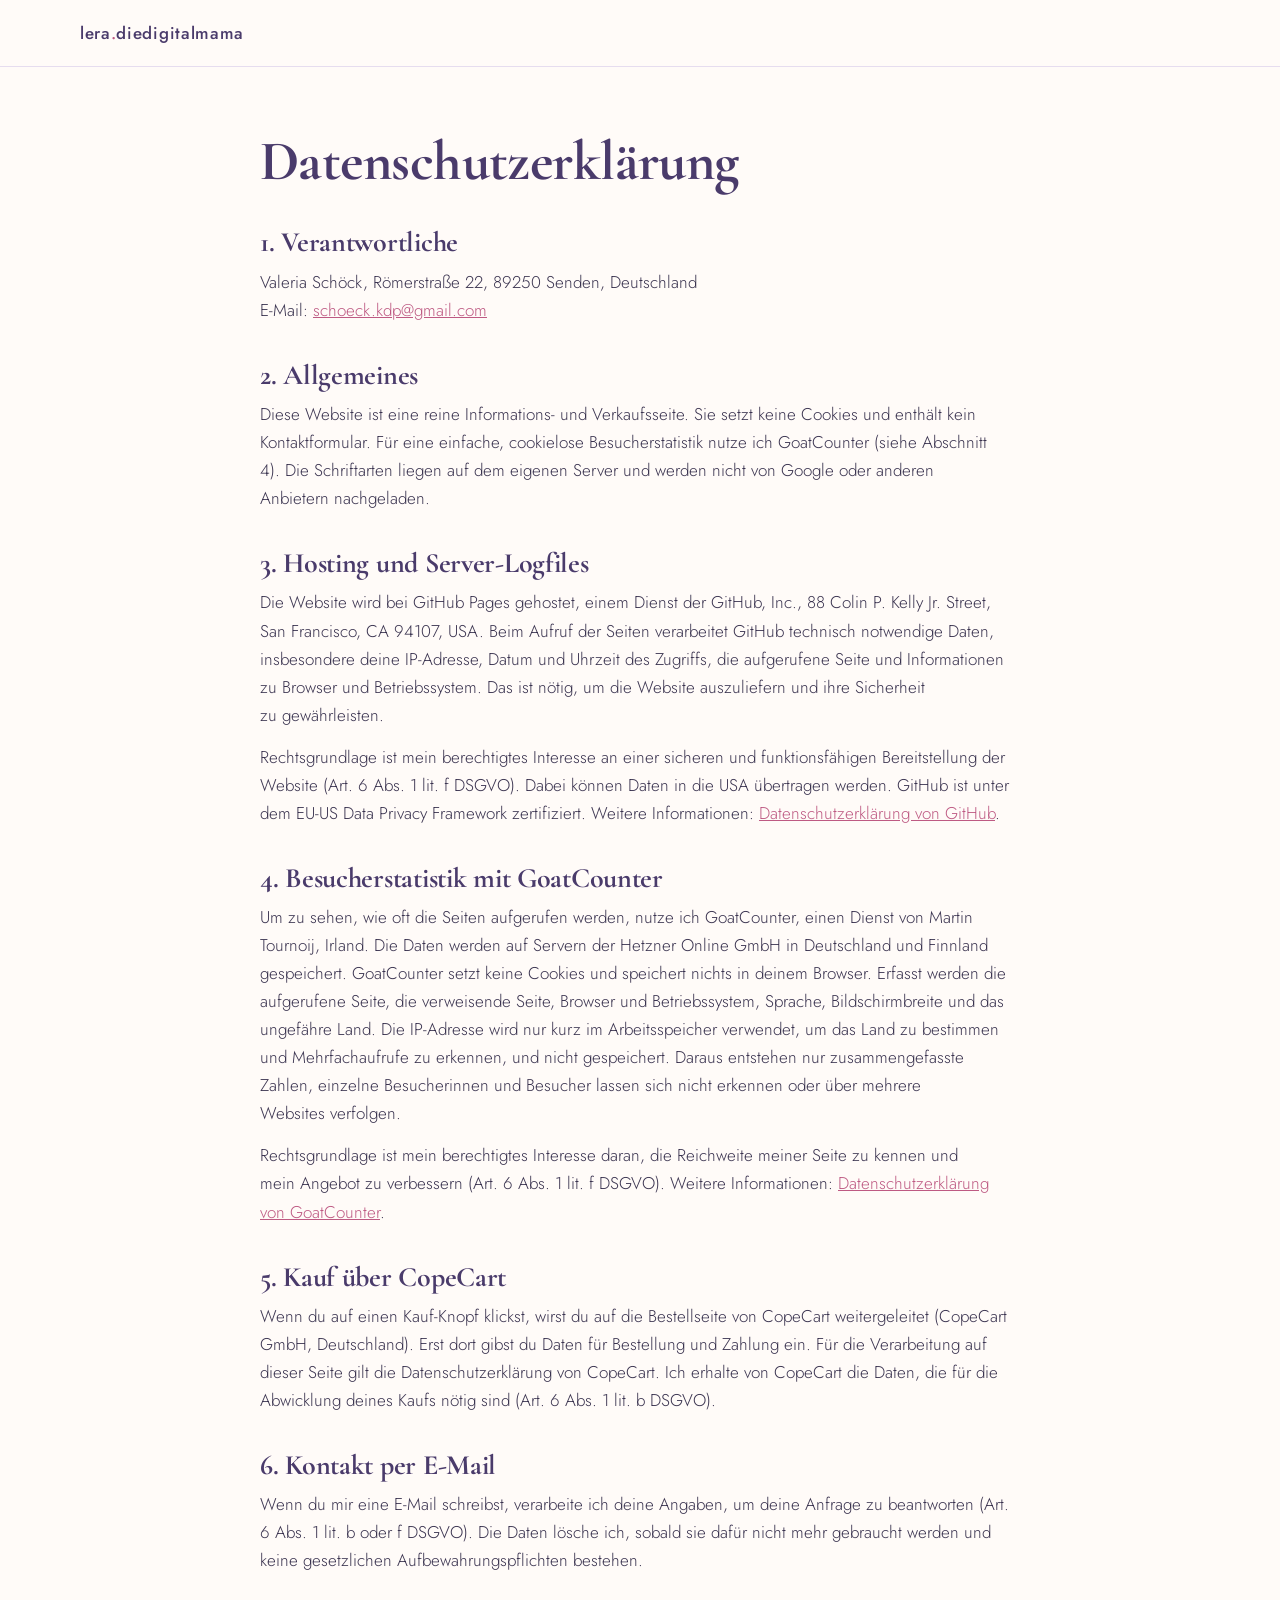
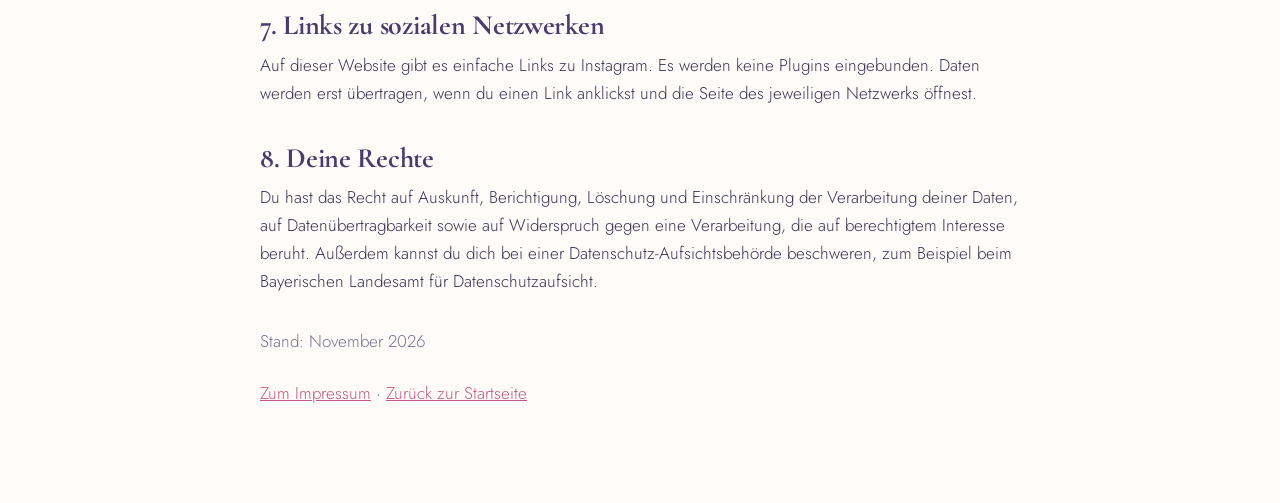
<file: datenschutz.html>
<!doctype html>
<html lang="de">
<head>
<meta charset="utf-8">
<meta name="viewport" content="width=device-width, initial-scale=1">
<title>Datenschutz | lera.diedigitalmama</title>
<meta name="robots" content="noindex">
<link rel="stylesheet" href="assets/style.css">
</head>
<body>
<header class="kopf"><div class="wrap"><a class="marke" href="index.html">lera<span>.</span>diedigitalmama</a></div></header>
<main class="recht">
  <div class="schmal">
    <h1>Datenschutzerklärung</h1>

    <h2>1. Verantwortliche</h2>
    <p>Valeria Schöck, Römerstraße 22, 89250 Senden, Deutschland<br>E-Mail: <a href="mailto:schoeck.kdp@gmail.com">schoeck.kdp@gmail.com</a></p>

    <h2>2. Allgemeines</h2>
    <p>Diese Website ist eine reine Informations- und Verkaufsseite. Sie setzt keine Cookies und enthält kein Kontaktformular. Für eine einfache, cookielose Besucherstatistik nutze ich GoatCounter (siehe Abschnitt 4). Die Schriftarten liegen auf dem eigenen Server und werden nicht von Google oder anderen Anbietern nachgeladen.</p>

    <h2>3. Hosting und Server-Logfiles</h2>
    <p>Die Website wird bei GitHub Pages gehostet, einem Dienst der GitHub, Inc., 88 Colin P. Kelly Jr. Street, San Francisco, CA 94107, USA. Beim Aufruf der Seiten verarbeitet GitHub technisch notwendige Daten, insbesondere deine IP-Adresse, Datum und Uhrzeit des Zugriffs, die aufgerufene Seite und Informationen zu Browser und Betriebssystem. Das ist nötig, um die Website auszuliefern und ihre Sicherheit zu gewährleisten.</p>
    <p>Rechtsgrundlage ist mein berechtigtes Interesse an einer sicheren und funktionsfähigen Bereitstellung der Website (Art. 6 Abs. 1 lit. f DSGVO). Dabei können Daten in die USA übertragen werden. GitHub ist unter dem EU-US Data Privacy Framework zertifiziert. Weitere Informationen: <a href="https://docs.github.com/de/site-policy/privacy-policies/github-general-privacy-statement">Datenschutzerklärung von GitHub</a>.</p>

    <h2>4. Besucherstatistik mit GoatCounter</h2>
    <p>Um zu sehen, wie oft die Seiten aufgerufen werden, nutze ich GoatCounter, einen Dienst von Martin Tournoij, Irland. Die Daten werden auf Servern der Hetzner Online GmbH in Deutschland und Finnland gespeichert. GoatCounter setzt keine Cookies und speichert nichts in deinem Browser. Erfasst werden die aufgerufene Seite, die verweisende Seite, Browser und Betriebssystem, Sprache, Bildschirmbreite und das ungefähre Land. Die IP-Adresse wird nur kurz im Arbeitsspeicher verwendet, um das Land zu bestimmen und Mehrfachaufrufe zu erkennen, und nicht gespeichert. Daraus entstehen nur zusammengefasste Zahlen, einzelne Besucherinnen und Besucher lassen sich nicht erkennen oder über mehrere Websites verfolgen.</p>
    <p>Rechtsgrundlage ist mein berechtigtes Interesse daran, die Reichweite meiner Seite zu kennen und mein Angebot zu verbessern (Art. 6 Abs. 1 lit. f DSGVO). Weitere Informationen: <a href="https://www.goatcounter.com/help/privacy">Datenschutzerklärung von GoatCounter</a>.</p>

    <h2>5. Kauf über CopeCart</h2>
    <p>Wenn du auf einen Kauf-Knopf klickst, wirst du auf die Bestellseite von CopeCart weitergeleitet (CopeCart GmbH, Deutschland). Erst dort gibst du Daten für Bestellung und Zahlung ein. Für die Verarbeitung auf dieser Seite gilt die Datenschutzerklärung von CopeCart. Ich erhalte von CopeCart die Daten, die für die Abwicklung deines Kaufs nötig sind (Art. 6 Abs. 1 lit. b DSGVO).</p>

    <h2>6. Kontakt per E-Mail</h2>
    <p>Wenn du mir eine E-Mail schreibst, verarbeite ich deine Angaben, um deine Anfrage zu beantworten (Art. 6 Abs. 1 lit. b oder f DSGVO). Die Daten lösche ich, sobald sie dafür nicht mehr gebraucht werden und keine gesetzlichen Aufbewahrungspflichten bestehen.</p>

    <h2>7. Links zu sozialen Netzwerken</h2>
    <p>Auf dieser Website gibt es einfache Links zu Instagram. Es werden keine Plugins eingebunden. Daten werden erst übertragen, wenn du einen Link anklickst und die Seite des jeweiligen Netzwerks öffnest.</p>

    <h2>8. Deine Rechte</h2>
    <p>Du hast das Recht auf Auskunft, Berichtigung, Löschung und Einschränkung der Verarbeitung deiner Daten, auf Datenübertragbarkeit sowie auf Widerspruch gegen eine Verarbeitung, die auf berechtigtem Interesse beruht. Außerdem kannst du dich bei einer Datenschutz-Aufsichtsbehörde beschweren, zum Beispiel beim Bayerischen Landesamt für Datenschutzaufsicht.</p>

    <p class="leise" style="margin-top:32px">Stand: November 2026</p>
    <p style="margin-top:24px"><a href="impressum.html">Zum Impressum</a> · <a href="index.html">Zurück zur Startseite</a></p>
  </div>
</main>
<script data-goatcounter="https://lera.goatcounter.com/count" async src="https://gc.zgo.at/count.js"></script>
</body>
</html>
</file>
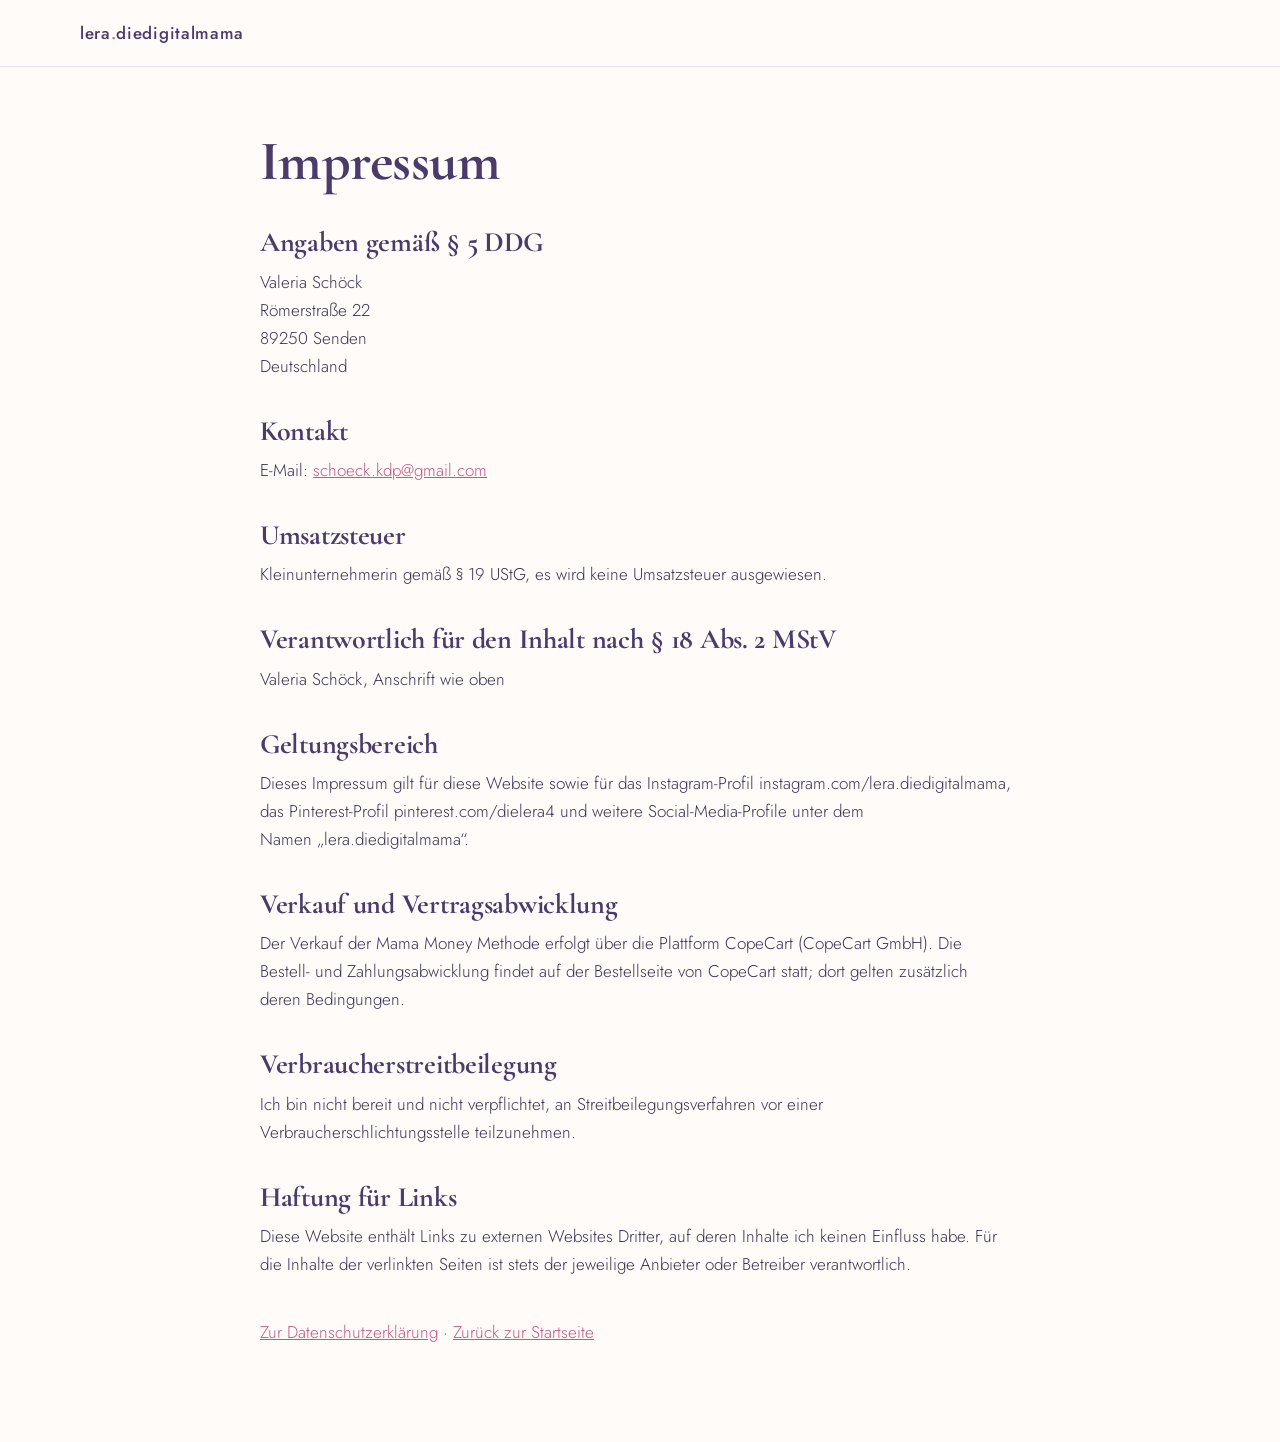
<file: impressum.html>
<!doctype html>
<html lang="de">
<head>
<meta charset="utf-8">
<meta name="viewport" content="width=device-width, initial-scale=1">
<title>Impressum | lera.diedigitalmama</title>
<meta name="robots" content="noindex">
<link rel="stylesheet" href="assets/style.css">
</head>
<body>
<header class="kopf"><div class="wrap"><a class="marke" href="index.html">lera<span>.</span>diedigitalmama</a></div></header>
<main class="recht">
  <div class="schmal">
    <h1>Impressum</h1>

    <h2>Angaben gemäß § 5 DDG</h2>
    <p>Valeria Schöck<br>Römerstraße 22<br>89250 Senden<br>Deutschland</p>

    <h2>Kontakt</h2>
    <p>E-Mail: <a href="mailto:schoeck.kdp@gmail.com">schoeck.kdp@gmail.com</a></p>

    <h2>Umsatzsteuer</h2>
    <p>Kleinunternehmerin gemäß § 19 UStG, es wird keine Umsatzsteuer ausgewiesen.</p>

    <h2>Verantwortlich für den Inhalt nach § 18 Abs. 2 MStV</h2>
    <p>Valeria Schöck, Anschrift wie oben</p>

    <h2>Geltungsbereich</h2>
    <p>Dieses Impressum gilt für diese Website sowie für das Instagram-Profil instagram.com/lera.diedigitalmama, das Pinterest-Profil pinterest.com/dielera4 und weitere Social-Media-Profile unter dem Namen „lera.diedigitalmama“.</p>

    <h2>Verkauf und Vertragsabwicklung</h2>
    <p>Der Verkauf der Mama Money Methode erfolgt über die Plattform CopeCart (CopeCart GmbH). Die Bestell- und Zahlungsabwicklung findet auf der Bestellseite von CopeCart statt; dort gelten zusätzlich deren Bedingungen.</p>

    <h2>Verbraucherstreitbeilegung</h2>
    <p>Ich bin nicht bereit und nicht verpflichtet, an Streitbeilegungsverfahren vor einer Verbraucherschlichtungsstelle teilzunehmen.</p>

    <h2>Haftung für Links</h2>
    <p>Diese Website enthält Links zu externen Websites Dritter, auf deren Inhalte ich keinen Einfluss habe. Für die Inhalte der verlinkten Seiten ist stets der jeweilige Anbieter oder Betreiber verantwortlich.</p>

    <p style="margin-top:40px"><a href="datenschutz.html">Zur Datenschutzerklärung</a> · <a href="index.html">Zurück zur Startseite</a></p>
  </div>
</main>
<script data-goatcounter="https://lera.goatcounter.com/count" async src="https://gc.zgo.at/count.js"></script>
</body>
</html>
</file>
<file: assets/fonts.css>
﻿@font-face{font-family:'Caveat';font-style:normal;font-weight:600;font-display:swap;src:url('fonts/Caveat-600-normal.woff2') format('woff2');}
@font-face{font-family:'Cormorant Garamond';font-style:italic;font-weight:600;font-display:swap;src:url('fonts/CormorantGaramond-600-italic.woff2') format('woff2');}
@font-face{font-family:'Cormorant Garamond';font-style:normal;font-weight:600;font-display:swap;src:url('fonts/CormorantGaramond-600-normal.woff2') format('woff2');}
@font-face{font-family:'Cormorant Garamond';font-style:normal;font-weight:700;font-display:swap;src:url('fonts/CormorantGaramond-700-normal.woff2') format('woff2');}
@font-face{font-family:'Jost';font-style:normal;font-weight:300;font-display:swap;src:url('fonts/Jost-300-normal.woff2') format('woff2');}
@font-face{font-family:'Jost';font-style:normal;font-weight:400;font-display:swap;src:url('fonts/Jost-400-normal.woff2') format('woff2');}
@font-face{font-family:'Jost';font-style:normal;font-weight:500;font-display:swap;src:url('fonts/Jost-500-normal.woff2') format('woff2');}
@font-face{font-family:'Jost';font-style:normal;font-weight:600;font-display:swap;src:url('fonts/Jost-600-normal.woff2') format('woff2');}
</file>
<file: assets/style.css>
@import url('fonts.css');

:root {
  --dunkel: #4A3B6B;
  --akzent: #BE5A83;
  --hell: #FFFBF8;
  --hell-2: #FBF8FE;
  --text: #3B3450;
  --text-2: #7A7290;
  --linie: #E6DDEF;
  --lavendel: #E7DFF5;
  --gelb: #FBF0C4;
  --rosa: #F9DCE6;
  --mint: #DCEFE1;
  --verlauf: linear-gradient(110deg, #D1D3F7 0%, #E4FEFD 28%, #F1DEC8 55%, #FEE2D5 78%, #D7C1C2 100%);
  --serif: 'Cormorant Garamond', Georgia, 'Times New Roman', serif;
  --sans: 'Jost', system-ui, -apple-system, 'Segoe UI', sans-serif;
  --hand: 'Caveat', 'Segoe Print', cursive;
}

* { box-sizing: border-box; margin: 0; padding: 0; }
html { scroll-behavior: smooth; }
body { background: var(--hell); color: var(--text); font: 300 18px/1.65 var(--sans); -webkit-font-smoothing: antialiased; }
img { max-width: 100%; height: auto; display: block; }
a { color: var(--akzent); }

.wrap { width: min(1120px, 100% - 40px); margin-inline: auto; }
.schmal { width: min(760px, 100% - 40px); margin-inline: auto; }
section { padding: 96px 0; }
.mitte { text-align: center; }

h1, h2, h3 { font-family: var(--serif); color: var(--dunkel); font-weight: 700; line-height: 1.08; letter-spacing: -.01em; }
h1 { font-size: clamp(40px, 5vw, 62px); }
h2 { font-size: clamp(34px, 4.6vw, 54px); }
h3 { font-size: clamp(26px, 3vw, 32px); }
h1, h2, h3, .unterstrich, .wunsch-schluss, summary, .kicker, .hinweis-zeile { text-wrap: balance; }
p, li, span, .zettel { text-wrap: pretty; }
.nw { white-space: nowrap; }
h1 em, h2 em, h3 em { font-style: italic; font-weight: 600; color: var(--akzent); }
.kicker { font: 500 13px/1 var(--sans); letter-spacing: .28em; text-transform: uppercase; color: var(--akzent); margin-bottom: 18px; }
.hand { font-family: var(--hand); font-weight: 600; color: var(--akzent); }
.lead { font-size: 20px; color: var(--text); }
.leise { color: var(--text-2); }
p + p { margin-top: 14px; }
b, strong { font-weight: 500; color: var(--dunkel); }

/* Kopfzeile */
.kopf { position: sticky; top: 0; z-index: 20; background: rgba(255, 251, 248, .9); backdrop-filter: blur(10px); border-bottom: 1px solid var(--linie); }
.kopf .wrap { display: flex; align-items: center; justify-content: space-between; height: 66px; }
.marke { font: 500 17px/1 var(--sans); letter-spacing: .04em; color: var(--dunkel); text-decoration: none; }
.marke span { color: var(--akzent); }

/* Knöpfe */
.knopf { display: inline-flex; align-items: center; justify-content: center; gap: 10px; background: var(--akzent); color: #fff; text-decoration: none; font: 500 15px/1.2 var(--sans); letter-spacing: .12em; text-transform: uppercase; padding: 22px 38px; border-radius: 999px; box-shadow: 0 12px 30px -12px rgba(190, 90, 131, .6); transition: transform .2s, box-shadow .2s, background .2s; text-align: center; }
.knopf:hover { transform: translateY(-2px); background: #a94a72; box-shadow: 0 16px 34px -12px rgba(190, 90, 131, .7); }
.knopf.klein { padding: 12px 22px; font-size: 13px; box-shadow: none; }
.knopf-info { margin-top: 14px; font-size: 14px; color: var(--text-2); }

/* Held */
.held { background: var(--verlauf); padding: 48px 0 72px; position: relative; overflow: hidden; }
.held .wrap { display: grid; grid-template-columns: 1.1fr .9fr; gap: 56px; align-items: center; }
.held h1 { margin-bottom: 22px; }
.unterstrich { display: inline-block; font-size: clamp(30px, 3.4vw, 40px); background: rgba(255, 255, 255, .7); padding: 2px 16px 4px; border-radius: 8px; transform: rotate(-1.5deg); margin-bottom: 26px; }
.held p.lead { max-width: 540px; }
.held .knopf { margin-top: 30px; }
.foto-held { position: relative; width: 100%; max-width: 400px; justify-self: center; }
.foto-held img { border-radius: 260px 260px 24px 24px; aspect-ratio: 4 / 5; object-fit: cover; object-position: 50% 30%; width: 100%; border: 10px solid rgba(255, 255, 255, .85); box-shadow: 0 30px 60px -30px rgba(74, 59, 107, .45); }
.foto-held .zettel { position: absolute; left: -28px; bottom: 34px; background: #fff; border-radius: 16px; padding: 14px 20px; box-shadow: 0 18px 40px -18px rgba(74, 59, 107, .4); font: 500 15px/1.35 var(--sans); color: var(--dunkel); max-width: 230px; }
.foto-held .zettel .hand { font-size: 24px; display: block; }

/* Zahlenband */
.band { background: var(--dunkel); color: #fff; padding: 64px 0; }
.band .wrap { display: grid; grid-template-columns: repeat(4, 1fr); gap: 28px; }
.zahl { border-left: 3px solid #F6E7A6; padding-left: 18px; }
.zahl b { display: block; font: 700 clamp(34px, 4vw, 46px)/1 var(--serif); color: #F6E7A6; margin-bottom: 8px; }
.zahl span { font-size: 15px; color: #E7DFF5; line-height: 1.45; display: block; }

/* Wunschzustand */
.wunsch { background: var(--hell-2); }
.wunsch-liste { display: grid; grid-template-columns: repeat(2, 1fr); gap: 20px; margin-top: 48px; }
.wunsch-karte { background: #fff; border: 1px solid var(--linie); border-radius: 20px; padding: 28px 30px; }
.wunsch-karte .hand { font-size: 26px; display: block; margin-bottom: 6px; }
.wunsch-karte p { color: var(--text); }
.wunsch-schluss { margin-top: 44px; font-family: var(--serif); font-weight: 600; font-size: clamp(26px, 3vw, 34px); color: var(--dunkel); line-height: 1.25; }

/* Zwei Säulen */
.saeulen { display: grid; grid-template-columns: 1fr 1fr; gap: 24px; margin-top: 52px; text-align: left; }
.saeule { background: #fff; border: 1px solid var(--linie); border-radius: 22px; padding: 36px; }
.saeule.stark { border: 2px solid var(--akzent); }
.marke-klein { display: inline-block; background: var(--rosa); color: var(--akzent); font: 600 12px/1 var(--sans); letter-spacing: .14em; text-transform: uppercase; padding: 8px 12px; border-radius: 6px; margin-bottom: 18px; }
.saeule h3 { margin-bottom: 12px; }
.haken { list-style: none; margin-top: 20px; }
.haken li { position: relative; padding-left: 34px; margin-top: 12px; }
.haken li::before { content: ""; position: absolute; left: 0; top: 6px; width: 20px; height: 20px; border-radius: 50%; background: var(--mint) url("data:image/svg+xml,%3Csvg xmlns='http://www.w3.org/2000/svg' viewBox='0 0 20 20'%3E%3Cpath d='M5.5 10.5l3 3 6-7' fill='none' stroke='%233F7D57' stroke-width='2.2' stroke-linecap='round' stroke-linejoin='round'/%3E%3C/svg%3E") center / 20px no-repeat; }
.hinweis-zeile { margin-top: 36px; font: 500 14px/1.5 var(--sans); letter-spacing: .14em; text-transform: uppercase; color: var(--dunkel); }

/* Inhalt */
.vorschau { display: flex; justify-content: center; align-items: flex-end; margin: 52px auto 12px; max-width: 760px; }
.vorschau img { width: 34%; border-radius: 10px; box-shadow: 0 24px 50px -24px rgba(74, 59, 107, .5); border: 1px solid var(--linie); background: #fff; }
.vorschau img:nth-child(1) { transform: rotate(-6deg) translateX(30px); }
.vorschau img:nth-child(2) { width: 40%; position: relative; z-index: 2; }
.vorschau img:nth-child(3) { transform: rotate(6deg) translateX(-30px); }
.vorschau-text { font-size: 15px; color: var(--text-2); margin-bottom: 48px; }
.teile { display: grid; gap: 18px; text-align: left; }
.teil { display: grid; grid-template-columns: 78px 1fr; gap: 20px; background: #fff; border: 1px solid var(--linie); border-radius: 20px; padding: 28px 30px; }
.teil .nr { font: 700 44px/1 var(--serif); color: var(--akzent); }
.teil h3 { font-size: 26px; margin-bottom: 8px; }

/* Über mich */
.ueber .wrap { display: grid; grid-template-columns: .85fr 1.15fr; gap: 64px; align-items: center; }
.ueber img { border-radius: 24px; aspect-ratio: 4 / 5; object-fit: cover; object-position: 50% 25%; }
.ueber h2 { margin-bottom: 22px; }
.ueber .hand { font-size: 30px; margin-top: 18px; display: block; }

/* Ehrlich */
.ehrlich { background: var(--verlauf); }
.ehrlich-kasten { background: rgba(255, 255, 255, .82); border-radius: 28px; padding: 56px; }
.ehrlich-kasten h2 { margin-bottom: 20px; }
.fuer { display: grid; grid-template-columns: 1fr 1fr; gap: 36px; margin-top: 36px; }
.fuer h3 { font-size: 24px; }
.nein { list-style: none; margin-top: 16px; }
.nein li { position: relative; padding-left: 34px; margin-top: 12px; }
.nein li::before { content: "–"; position: absolute; left: 6px; top: 0; color: var(--akzent); font-weight: 500; }

/* Paket */
.paket { display: grid; grid-template-columns: repeat(2, 1fr); gap: 16px 36px; margin-top: 44px; text-align: left; }
.paket div { padding: 20px 0 20px 34px; border-bottom: 1px solid var(--linie); position: relative; }
.paket div::before { content: ""; position: absolute; left: 0; top: 25px; width: 20px; height: 20px; border-radius: 50%; background: var(--lavendel) url("data:image/svg+xml,%3Csvg xmlns='http://www.w3.org/2000/svg' viewBox='0 0 20 20'%3E%3Cpath d='M5.5 10.5l3 3 6-7' fill='none' stroke='%236F55A8' stroke-width='2.2' stroke-linecap='round' stroke-linejoin='round'/%3E%3C/svg%3E") center / 20px no-repeat; }
.paket b { display: block; }
.paket span { font-size: 16px; color: var(--text-2); }

/* Preis */
.preis { background: var(--dunkel); color: #fff; }
.preis h2 { color: #fff; }
.preis h2 em { color: #F6E7A6; }
.preis p { color: #E7DFF5; }
.preis-karte { background: #fff; color: var(--text); border-radius: 28px; padding: 48px 40px; max-width: 520px; margin: 44px auto 0; }
.preis-karte .betrag { font: 700 76px/1 var(--serif); color: var(--dunkel); }
.preis-karte .einmal { font: 500 13px/1 var(--sans); letter-spacing: .24em; text-transform: uppercase; color: var(--akzent); margin: 10px 0 28px; }
.preis-karte .knopf { width: 100%; }
.preis-karte .klein-text { font-size: 14px; color: var(--text-2); margin-top: 16px; }

/* Fragen */
.fragen details { border-bottom: 1px solid var(--linie); padding: 22px 0; }
.fragen summary { cursor: pointer; list-style: none; font: 500 19px/1.4 var(--sans); color: var(--dunkel); display: flex; justify-content: space-between; gap: 20px; }
.fragen summary::-webkit-details-marker { display: none; }
.fragen summary::after { content: "+"; color: var(--akzent); font-size: 26px; line-height: 1; }
.fragen details[open] summary::after { content: "–"; }
.fragen details p { margin-top: 12px; color: var(--text); }

/* Schluss */
.schluss { text-align: center; }
.schluss .unterstrich { background: var(--rosa); }

/* Fußzeile */
.fuss { background: var(--hell-2); border-top: 1px solid var(--linie); padding: 48px 0 110px; font-size: 13px; color: var(--text-2); line-height: 1.6; }
.fuss p + p { margin-top: 12px; }
.fuss nav { margin-top: 22px; display: flex; gap: 22px; flex-wrap: wrap; }
.fuss nav a { color: var(--dunkel); }

/* fester Knopf am Telefon */
.mobil-knopf { display: none; }

/* Rechtstexte */
.recht { padding: 64px 0 96px; }
.recht h1 { font-size: clamp(38px, 5vw, 56px); margin-bottom: 32px; }
.recht h2 { font-size: 28px; margin: 36px 0 10px; }
.recht p, .recht li { font-size: 17px; }
.recht ul { padding-left: 22px; margin-top: 8px; }

@media (max-width: 860px) {
  section { padding: 68px 0; }
  .held { padding: 40px 0 64px; }
  .held .wrap, .ueber .wrap { grid-template-columns: minmax(0, 1fr); gap: 36px; }
  .foto-held { max-width: 320px; margin-inline: auto; }
  .foto-held .zettel { left: -8px; bottom: 18px; }
  .band .wrap { grid-template-columns: 1fr 1fr; gap: 30px 20px; }
  .wunsch-liste, .saeulen, .fuer, .paket { grid-template-columns: 1fr; }
  .ehrlich-kasten { padding: 34px 24px; }
  .teil { grid-template-columns: 1fr; gap: 6px; padding: 24px; }
  .ueber img { width: 100%; max-width: min(380px, 100%); margin-inline: auto; }
  .kopf .knopf { display: none; }
  .mobil-knopf { display: block; position: fixed; left: 14px; right: 14px; bottom: 14px; z-index: 30; }
  .mobil-knopf .knopf { width: 100%; padding: 18px 20px; }
  .knopf { padding: 20px 26px; font-size: 14px; }
}
</file>
